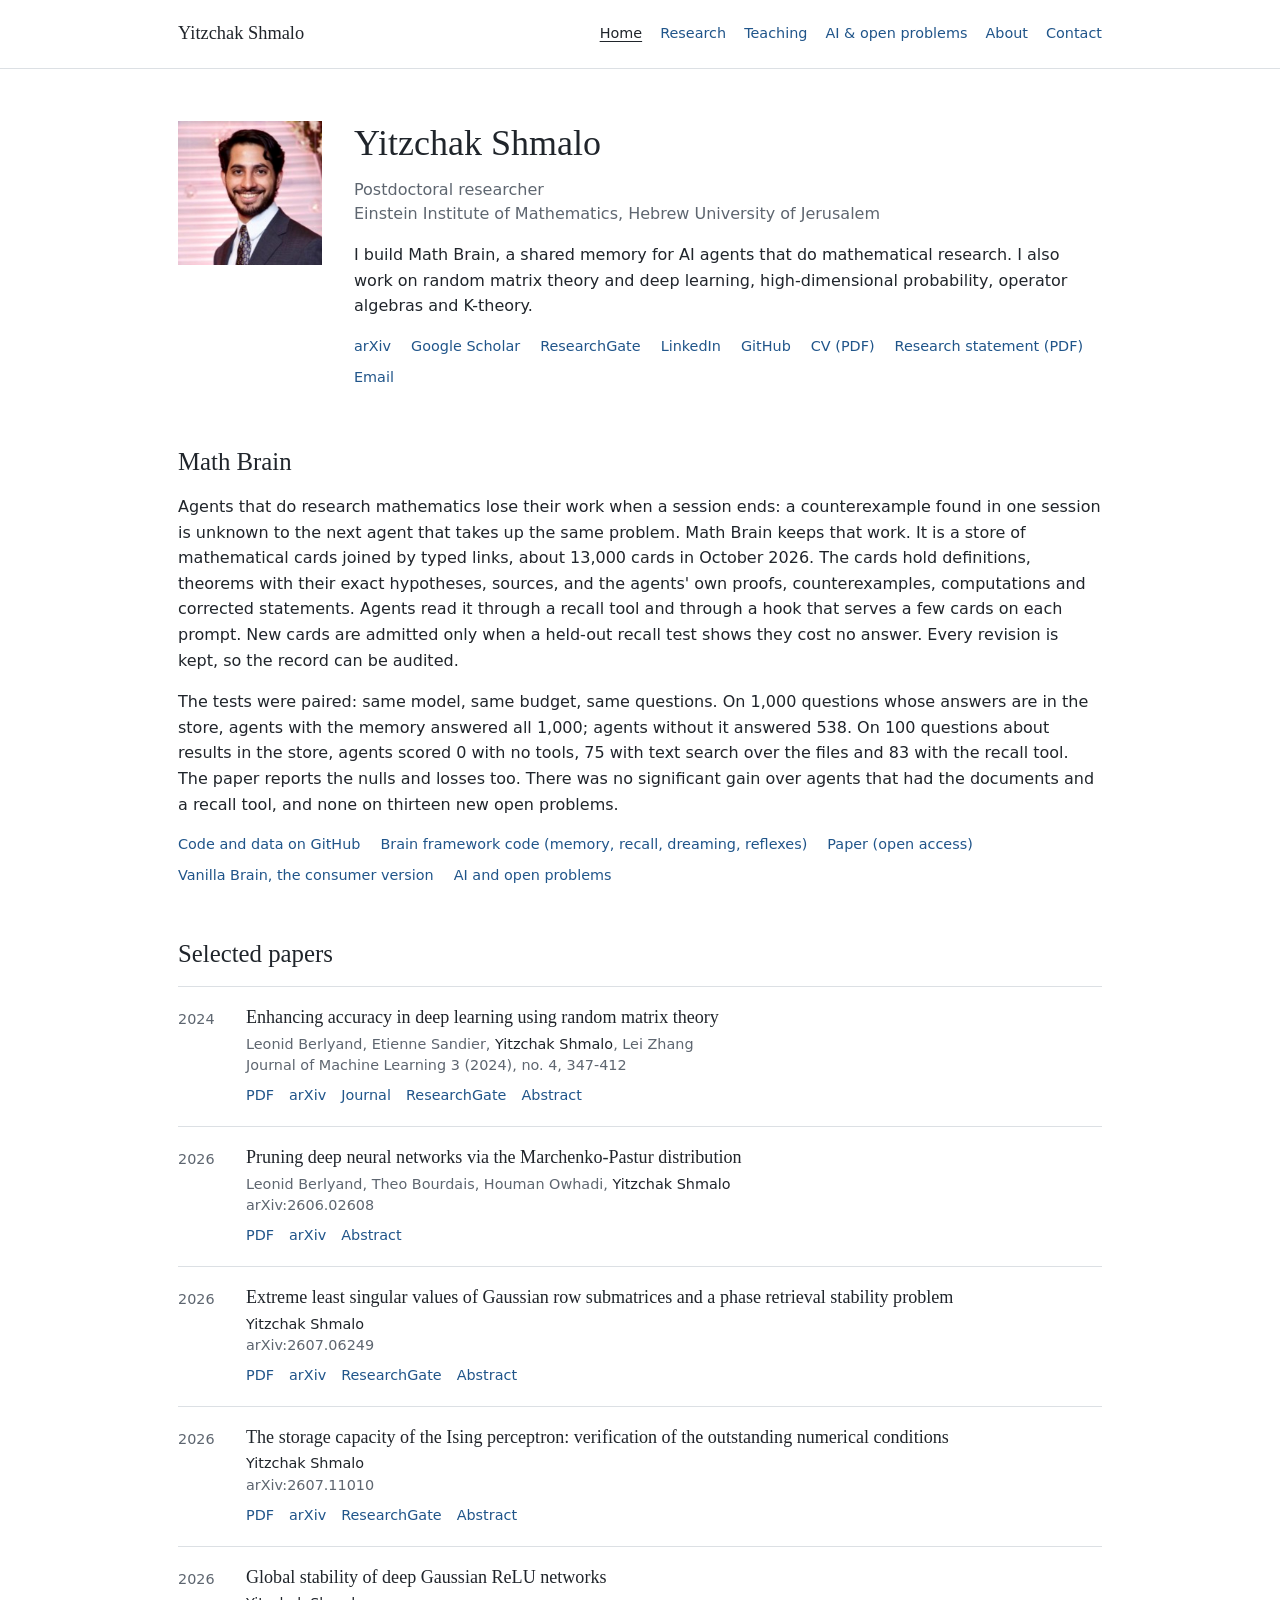
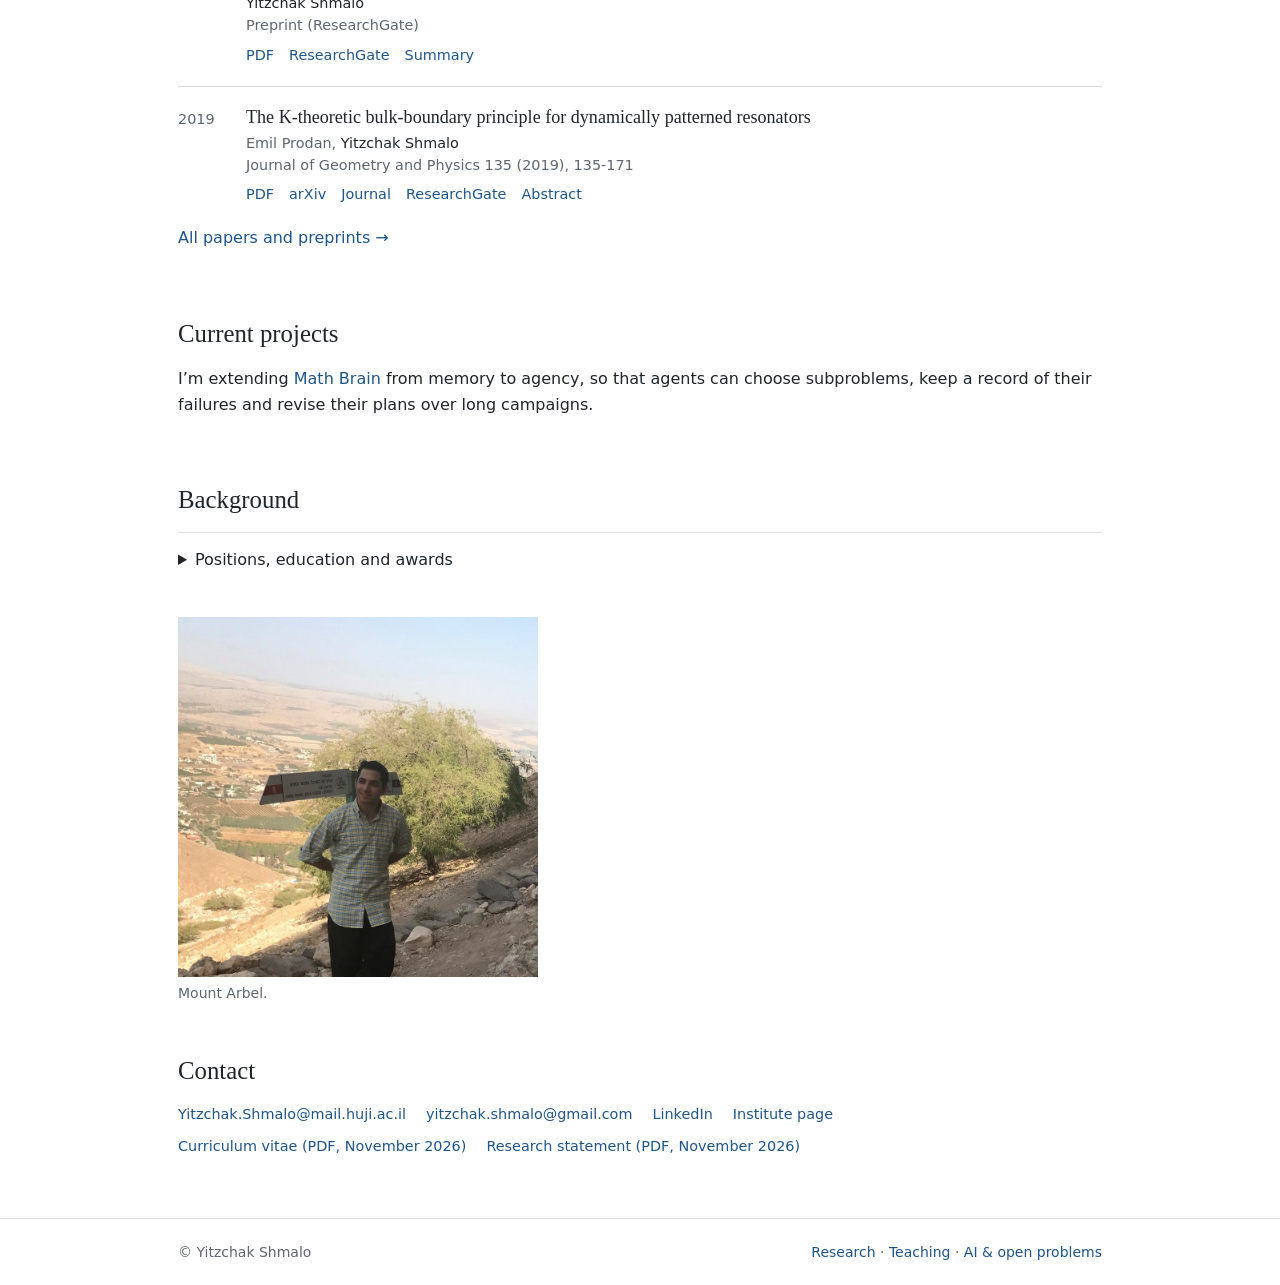
<file: index.html>
<!doctype html>
<html lang="en">
<head>
<meta charset="utf-8"/>
<meta content="width=device-width, initial-scale=1" name="viewport"/>
<title>Yitzchak Shmalo</title>
<meta content="Yitzchak Shmalo, mathematician at the Einstein Institute of Mathematics, Hebrew University of Jerusalem. Developer of Math Brain, a shared, auditable memory for AI agents doing mathematical research. Random matrix theory, deep learning and probability." name="description"/>
<meta content="Yitzchak Shmalo" property="og:title"/>
<meta content="Math Brain: shared, auditable memory for AI agents doing mathematics. Random matrices and deep learning." property="og:description"/>
<meta content="assets/portrait_square.jpg" property="og:image"/>

<link crossorigin="" href="https://fonts.gstatic.com" rel="preconnect"/>

<link href="style.css?v=20260909-clean" rel="stylesheet"/>
<link href="data:image/svg+xml,%3Csvg xmlns='http://www.w3.org/2000/svg' viewBox='0 0 64 64'%3E%3Ccircle cx='32' cy='32' r='30' fill='%23101623'/%3E%3Ccircle cx='24' cy='36' r='5' fill='%23f7f4ee'/%3E%3Ccircle cx='34' cy='30' r='5' fill='%23f7f4ee'/%3E%3Ccircle cx='50' cy='22' r='5' fill='%23e0a24a'/%3E%3C/svg%3E" rel="icon"/>
</head>
<body>
<nav class="nav"><div class="wrap">
<a class="brand" href="index.html">Yitzchak Shmalo</a>
<ul>
<li><a aria-current="page" href="index.html">Home</a></li>
<li><a href="research.html">Research</a></li>
<li><a href="teaching.html">Teaching</a></li>
<li><a href="ai.html">AI &amp; open problems</a></li>
<li><a href="#about">About</a></li>
<li><a href="#contact">Contact</a></li>
</ul>
</div></nav>
<main>

<header class="profile wrap">
  <img class="headshot" src="assets/portrait.jpg" alt="Yitzchak Shmalo" width="144" height="144">
  <div><h1>Yitzchak Shmalo</h1>
  <p class="position">Postdoctoral researcher<br>Einstein Institute of Mathematics, Hebrew University of Jerusalem</p>
  <p>I build Math Brain, a shared memory for AI agents that do mathematical research. I also work on random matrix theory and deep learning, high-dimensional probability, operator algebras and K-theory.</p>
  <ul class="links">
<li><a href="https://arxiv.org/search/?searchtype=author&amp;query=Shmalo%2C+Yitzchak" rel="noopener" target="_blank">arXiv</a></li>
<li><a href="https://scholar.google.com/citations?user=wV2TqwsAAAAJ" rel="noopener" target="_blank">Google Scholar</a></li>
<li><a href="https://www.researchgate.net/profile/Yitzchak-Shmalo-2" rel="noopener" target="_blank">ResearchGate</a></li>
<li><a href="https://www.linkedin.com/in/yshmalo/" rel="noopener" target="_blank">LinkedIn</a></li>
<li><a href="https://github.com/yspennstate" rel="noopener" target="_blank">GitHub</a></li>
<li><a href="cv/Shmalo_CV.pdf">CV (PDF)</a></li>
<li><a href="cv/Shmalo_research_statement.pdf">Research statement (PDF)</a></li>
<li><a href="mailto:Yitzchak.Shmalo@mail.huji.ac.il">Email</a></li>
</ul></div>
</header>
<section class="section wrap" id="math-brain">
  <h2>Math Brain</h2>
  <p>Agents that do research mathematics lose their work when a session ends: a counterexample found in one session is unknown to the next agent that takes up the same problem. Math Brain keeps that work. It is a store of mathematical cards joined by typed links, about 13,000 cards in October 2026. The cards hold definitions, theorems with their exact hypotheses, sources, and the agents' own proofs, counterexamples, computations and corrected statements. Agents read it through a recall tool and through a hook that serves a few cards on each prompt. New cards are admitted only when a held-out recall test shows they cost no answer. Every revision is kept, so the record can be audited.</p>
  <p>The tests were paired: same model, same budget, same questions. On 1,000 questions whose answers are in the store, agents with the memory answered all 1,000; agents without it answered 538. On 100 questions about results in the store, agents scored 0 with no tools, 75 with text search over the files and 83 with the recall tool. The paper reports the nulls and losses too. There was no significant gain over agents that had the documents and a recall tool, and none on thirteen new open problems.</p>
  <ul class="links">
<li><a href="https://github.com/yspennstate/math-brain-public" rel="noopener" target="_blank">Code and data on GitHub</a></li>
<li><a href="https://github.com/yspennstate/brain-framework-public" rel="noopener" target="_blank">Brain framework code (memory, recall, dreaming, reflexes)</a></li>
<li><a href="https://github.com/yspennstate/math-brain-public/tree/main/papers/math-brain-2026-10-24" rel="noopener" target="_blank">Paper (open access)</a></li>
<li><a href="https://vanillabrain.ai" rel="noopener" target="_blank">Vanilla Brain, the consumer version</a></li>
<li><a href="ai.html">AI and open problems</a></li>
</ul>
</section>
<section class="section wrap">
  <h2>Selected papers</h2>
  <div id="featured" data-ids="2310.03165,2606.02608,2607.06249,2607.11010,relu-stability,1805.10629"></div>
  <p><a href="research.html">All papers and preprints →</a></p>
</section>
<section class="section wrap" id="current">
  <h2>Current projects</h2>
  <p>I’m extending <a href="#math-brain">Math Brain</a> from memory to agency, so that agents can choose subproblems, keep a record of their failures and revise their plans over long campaigns.</p>
</section>
<section class="section wrap" id="about">
  <h2>Background</h2>
  <details><summary>Positions, education and awards</summary><div class="wrap two-col">
<div>
<div class="eyebrow">About</div>
<h2>Positions and education</h2>
<ul class="timeline">
<li><span class="when">now</span><span class="what"><b>Postdoctoral researcher</b>, Einstein Institute of Mathematics, The Hebrew University of Jerusalem<span class="small">Mathematical foundations of AI, random matrix theory, operator algebras and K-theory.</span></span></li>
<li><span class="when">2019–2025</span><span class="what"><b>Ph.D. in Mathematics</b>, Pennsylvania State University<span class="small">Advisor: Leonid Berlyand. Dissertation: <a download="" href="papers/shmalo_dissertation_2025.pdf"><i>Applications of Random Matrix Theory to Deep Learning</i></a>. Teaching excellence recognition, 2022.</span></span></li>
<li><span class="when">summer 2024</span><span class="what"><b>Research intern</b>, NASA Jet Propulsion Laboratory, Pasadena<span class="small">Neural emulators of radiative-transfer models for imaging spectroscopy (EMIT, AVIRIS), with random-matrix pruning and regularization.</span></span></li>
<li><span class="when">2017–2019</span><span class="what"><b>M.A. in Mathematics</b> and graduate instructor, Yeshiva University<span class="small">Advisor: Marian Gidea. Thesis on combinatorial detection of fixed points, periodic orbits and symbolic dynamics. Research with Emil Prodan on K-theory and topological resonators.</span></span></li>
<li><span class="when">2016</span><span class="what"><b>B.A. in Philosophy and Mathematics</b>, magna cum laude, Yeshiva University<span class="small">Advisor: Antonella Marini. Thesis: <i>Proofs of the Cantor–Bernstein Theorem</i>.</span></span></li>
</ul>
</div>
<div>
<div class="eyebrow">Awards</div>
<ul class="timeline">
<li><span class="when">2022</span><span class="what">Teaching Excellence Recognition, Penn State</span></li>
<li><span class="when">2020</span><span class="what">Troxell Scholarship in Mathematics, Penn State</span></li>
<li><span class="when">2019</span><span class="what">Pettit Scholarship in Science, Penn State</span></li>
<li><span class="when">2017</span><span class="what">Teaching Excellence, Yeshiva University</span></li>
<li><span class="when">2016</span><span class="what">Joseph Gunner Memorial Award for Excellence in Mathematics; George and Bertha Fisch Award for Excellence in the Study of Philosophy, Yeshiva University</span></li>
</ul>
<div class="eyebrow" style="margin-top:32px">Code and data</div>
<ul class="timeline" id="code-list"></ul>
</div>
</div></details>
  <figure class="personal-photo"><img src="assets/photo_arbel.jpg" alt="Yitzchak Shmalo on Mount Arbel" loading="lazy"><figcaption>Mount Arbel.</figcaption></figure>
</section>
<section class="section wrap" id="contact">
  <h2>Contact</h2><ul class="links">
<li><a href="mailto:Yitzchak.Shmalo@mail.huji.ac.il">Yitzchak.Shmalo@mail.huji.ac.il</a></li>
<li><a href="mailto:yitzchak.shmalo@gmail.com">yitzchak.shmalo@gmail.com</a></li>
<li><a href="https://www.linkedin.com/in/yshmalo/" rel="noopener" target="_blank">LinkedIn</a></li>
<li><a href="https://mathematics.huji.ac.il/people/yitzchak-shmalo" rel="noopener" target="_blank">Institute page</a></li>
<li><a href="cv/Shmalo_CV.pdf">Curriculum vitae (PDF, November 2026)</a></li>
<li><a href="cv/Shmalo_research_statement.pdf">Research statement (PDF, November 2026)</a></li>
</ul>
</section>
</main>
<footer><div class="wrap">
<span>© Yitzchak Shmalo</span>
<span><a href="research.html">Research</a> · <a href="teaching.html">Teaching</a> · <a href="ai.html">AI &amp; open problems</a></span>
</div></footer>
<script src="papers.js"></script>
<script src="abstracts.js"></script>
<script src="links.js"></script>
<script src="site.js?v=20260909-clean"></script>
<!-- Cloudflare Web Analytics --><script type='module' src='https://static.cloudflareinsights.com/beacon.min.js' data-cf-beacon='{"token": "4efcf243f579423e979f897f0dd1dad7"}'></script><!-- End Cloudflare Web Analytics -->
</body>
</html>
</file>
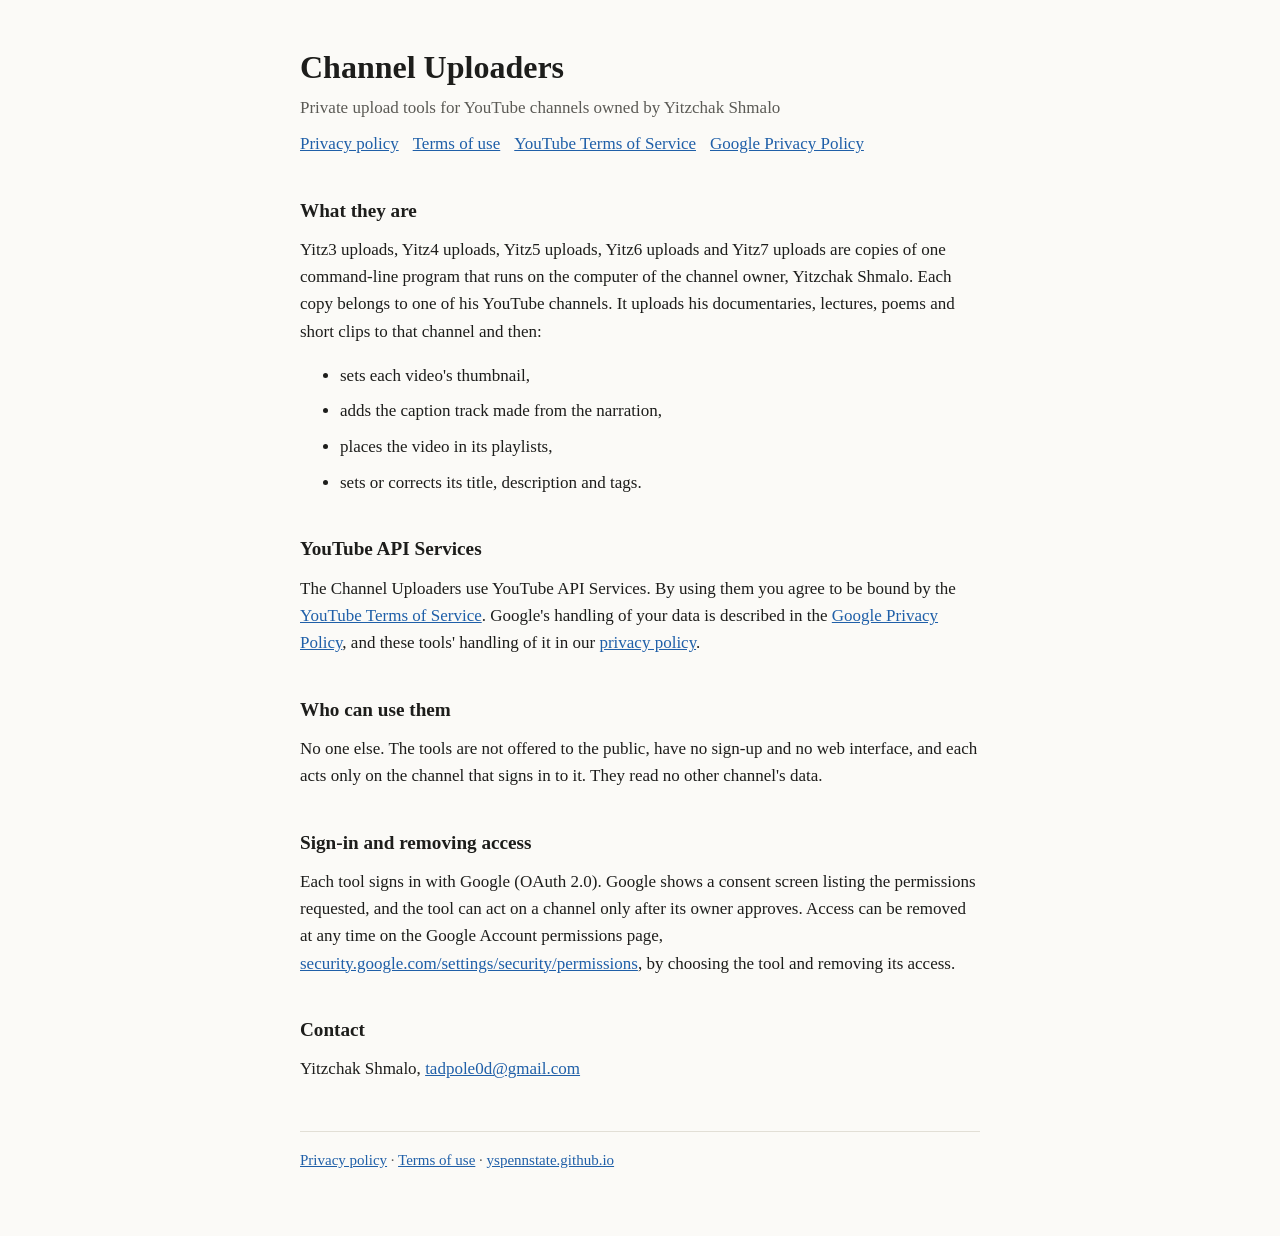
<file: channel-uploaders/index.html>
<!doctype html>
<html lang="en">
<head>
<meta charset="utf-8">
<meta name="viewport" content="width=device-width, initial-scale=1">
<meta name="robots" content="noindex">
<title>Channel Uploaders</title>
<meta name="description" content="Channel Uploaders: private upload tools for YouTube channels owned by Yitzchak Shmalo, using YouTube API Services.">
<style>
  :root { --bg:#fbfaf7; --fg:#1d1d1b; --muted:#5b5a55; --line:#e2dfd6; --link:#1f5fa8; }
  @media (prefers-color-scheme: dark) { :root { --bg:#161614; --fg:#ecebe6; --muted:#a8a69e; --line:#34332f; --link:#8ab8f0; } }
  * { box-sizing:border-box; }
  body { margin:0; background:var(--bg); color:var(--fg); font:17px/1.6 Georgia, "Times New Roman", serif; }
  main { max-width:720px; margin:0 auto; padding:48px 20px 64px; }
  h1 { font-size:2rem; line-height:1.2; margin:0 0 .25em; }
  h2 { font-size:1.2rem; margin:2em 0 .5em; }
  p, li { margin:.5em 0; }
  a { color:var(--link); }
  .sub { color:var(--muted); margin-top:0; }
  nav a { margin-right:14px; }
  footer { margin-top:48px; padding-top:16px; border-top:1px solid var(--line); color:var(--muted); font-size:15px; }
</style>
</head>
<body>
<main>
  <h1>Channel Uploaders</h1>
  <p class="sub">Private upload tools for YouTube channels owned by Yitzchak Shmalo</p>
  <nav><a href="privacy.html">Privacy policy</a><a href="terms.html">Terms of use</a><a href="https://www.youtube.com/t/terms">YouTube Terms of Service</a><a href="http://www.google.com/policies/privacy">Google Privacy Policy</a></nav>

  <h2>What they are</h2>
  <p>Yitz3 uploads, Yitz4 uploads, Yitz5 uploads, Yitz6 uploads and Yitz7 uploads are copies of one command-line program that runs on the computer of the channel owner, Yitzchak Shmalo. Each copy belongs to one of his YouTube channels. It uploads his documentaries, lectures, poems and short clips to that channel and then:</p>
  <ul>
    <li>sets each video's thumbnail,</li>
    <li>adds the caption track made from the narration,</li>
    <li>places the video in its playlists,</li>
    <li>sets or corrects its title, description and tags.</li>
  </ul>

  <h2>YouTube API Services</h2>
  <p>The Channel Uploaders use YouTube API Services. By using them you agree to be bound by the <a href="https://www.youtube.com/t/terms">YouTube Terms of Service</a>. Google's handling of your data is described in the <a href="http://www.google.com/policies/privacy">Google Privacy Policy</a>, and these tools' handling of it in our <a href="privacy.html">privacy policy</a>.</p>

  <h2>Who can use them</h2>
  <p>No one else. The tools are not offered to the public, have no sign-up and no web interface, and each acts only on the channel that signs in to it. They read no other channel's data.</p>

  <h2>Sign-in and removing access</h2>
  <p>Each tool signs in with Google (OAuth 2.0). Google shows a consent screen listing the permissions requested, and the tool can act on a channel only after its owner approves. Access can be removed at any time on the Google Account permissions page, <a href="https://security.google.com/settings/security/permissions">security.google.com/settings/security/permissions</a>, by choosing the tool and removing its access.</p>

  <h2>Contact</h2>
  <p>Yitzchak Shmalo, <a href="mailto:tadpole0d@gmail.com">tadpole0d@gmail.com</a></p>

  <footer>
    <a href="privacy.html">Privacy policy</a> · <a href="terms.html">Terms of use</a> · <a href="../">yspennstate.github.io</a>
  </footer>
</main>
</body>
</html>
</file>
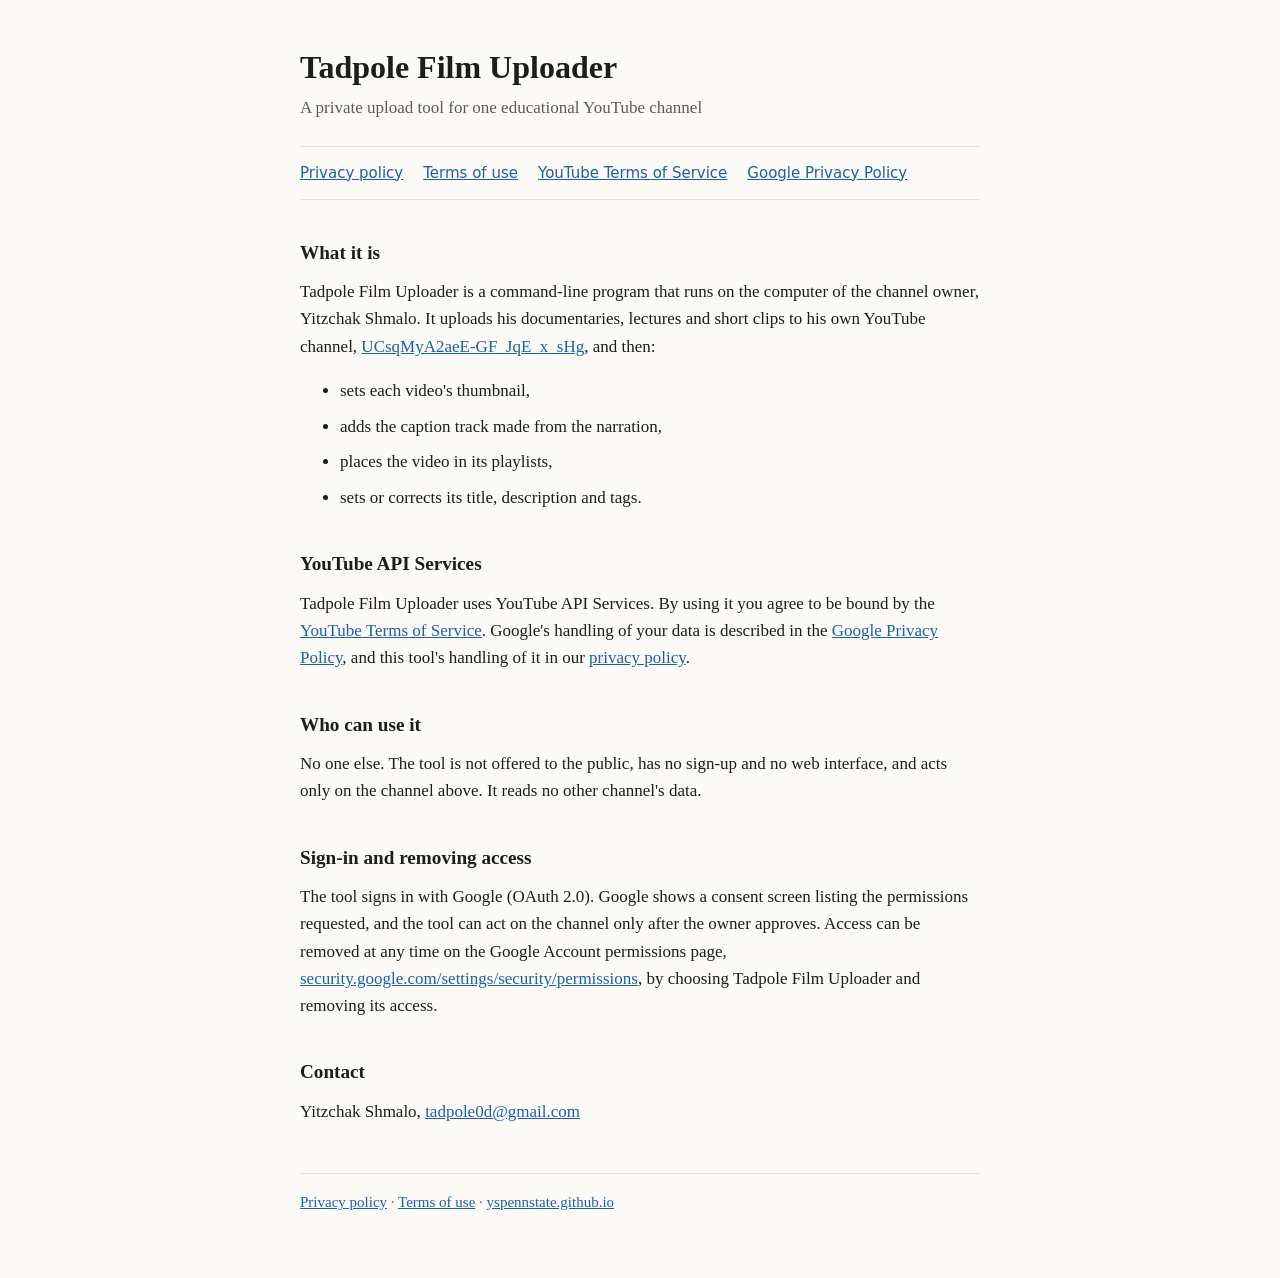
<file: film-uploader/index.html>
<!doctype html>
<html lang="en">
<head>
<meta charset="utf-8">
<meta name="viewport" content="width=device-width, initial-scale=1">
<meta name="robots" content="noindex">
<title>Tadpole Film Uploader</title>
<meta name="description" content="Tadpole Film Uploader: a private command-line tool that uploads Yitzchak Shmalo's films and lectures to his own YouTube channel using YouTube API Services.">
<style>
  :root { --bg:#fbfaf7; --fg:#1d1d1b; --muted:#5b5a55; --line:#e2dfd6; --link:#1f5fa8; }
  @media (prefers-color-scheme: dark) { :root { --bg:#161614; --fg:#ecebe6; --muted:#a8a69e; --line:#34332f; --link:#8ab8f0; } }
  * { box-sizing:border-box; }
  body { margin:0; background:var(--bg); color:var(--fg); font:17px/1.6 Georgia, "Times New Roman", serif; }
  main { max-width:720px; margin:0 auto; padding:48px 20px 64px; }
  h1 { font-size:2rem; line-height:1.2; margin:0 0 .25em; }
  h2 { font-size:1.2rem; margin:2em 0 .5em; }
  p, li { margin:.5em 0; }
  a { color:var(--link); }
  .sub { color:var(--muted); margin-top:0; }
  nav.links { display:flex; flex-wrap:wrap; gap:8px 20px; padding:14px 0; margin:24px 0; border-top:1px solid var(--line); border-bottom:1px solid var(--line); font-family:system-ui, sans-serif; font-size:15px; }
  footer { margin-top:48px; padding-top:16px; border-top:1px solid var(--line); color:var(--muted); font-size:15px; }
</style>
</head>
<body>
<main>
  <h1>Tadpole Film Uploader</h1>
  <p class="sub">A private upload tool for one educational YouTube channel</p>

  <nav class="links" aria-label="Policies">
    <a href="privacy.html">Privacy policy</a>
    <a href="terms.html">Terms of use</a>
    <a href="https://www.youtube.com/t/terms">YouTube Terms of Service</a>
    <a href="https://www.google.com/policies/privacy">Google Privacy Policy</a>
  </nav>

  <h2>What it is</h2>
  <p>Tadpole Film Uploader is a command-line program that runs on the computer of the channel owner, Yitzchak Shmalo. It uploads his documentaries, lectures and short clips to his own YouTube channel, <a href="https://www.youtube.com/channel/UCsqMyA2aeE-GF_JqE_x_sHg">UCsqMyA2aeE-GF_JqE_x_sHg</a>, and then:</p>
  <ul>
    <li>sets each video's thumbnail,</li>
    <li>adds the caption track made from the narration,</li>
    <li>places the video in its playlists,</li>
    <li>sets or corrects its title, description and tags.</li>
  </ul>

  <h2>YouTube API Services</h2>
  <p>Tadpole Film Uploader uses YouTube API Services. By using it you agree to be bound by the <a href="https://www.youtube.com/t/terms">YouTube Terms of Service</a>. Google's handling of your data is described in the <a href="https://www.google.com/policies/privacy">Google Privacy Policy</a>, and this tool's handling of it in our <a href="privacy.html">privacy policy</a>.</p>

  <h2>Who can use it</h2>
  <p>No one else. The tool is not offered to the public, has no sign-up and no web interface, and acts only on the channel above. It reads no other channel's data.</p>

  <h2>Sign-in and removing access</h2>
  <p>The tool signs in with Google (OAuth 2.0). Google shows a consent screen listing the permissions requested, and the tool can act on the channel only after the owner approves. Access can be removed at any time on the Google Account permissions page, <a href="https://security.google.com/settings/security/permissions">security.google.com/settings/security/permissions</a>, by choosing Tadpole Film Uploader and removing its access.</p>

  <h2>Contact</h2>
  <p>Yitzchak Shmalo, <a href="mailto:tadpole0d@gmail.com">tadpole0d@gmail.com</a></p>

  <footer>
    <a href="privacy.html">Privacy policy</a> · <a href="terms.html">Terms of use</a> · <a href="https://yspennstate.github.io/">yspennstate.github.io</a>
  </footer>
</main>
</body>
</html>
</file>
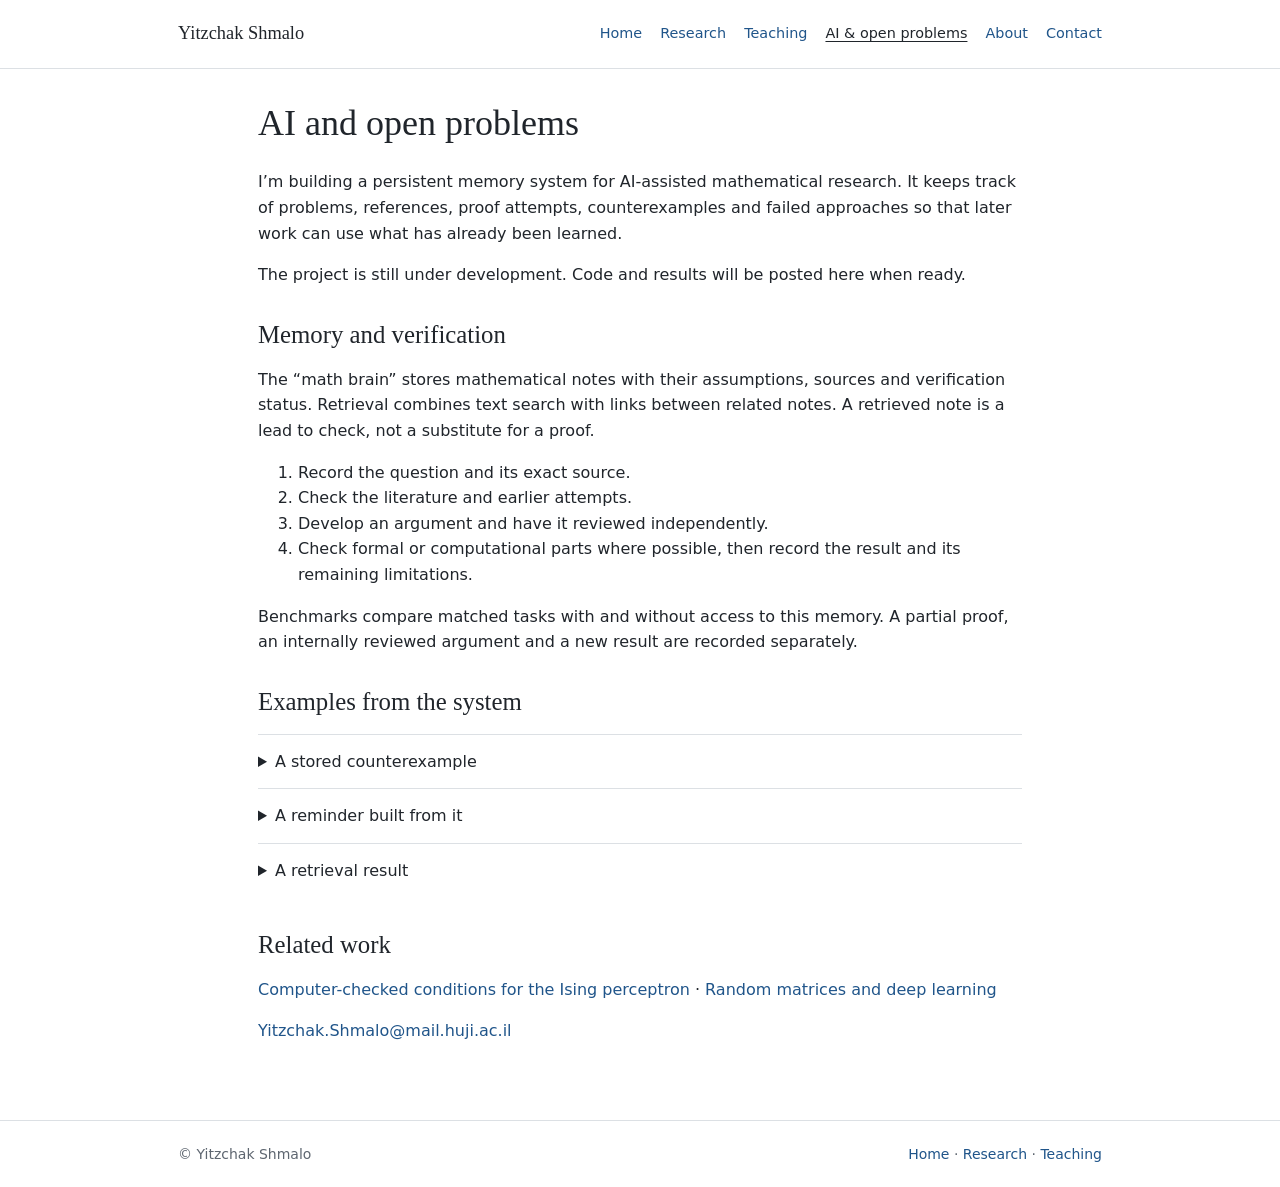
<file: ai.html>
<!doctype html>
<html lang="en">
<head>
<meta charset="utf-8"/>
<meta content="width=device-width, initial-scale=1" name="viewport"/>
<title>AI and open problems — Yitzchak Shmalo</title>
<meta content="Using AI agents with a persistent, verified mathematical memory to work on open problems. The math brain: a work in progress by Yitzchak Shmalo, to be released soon." name="description"/>

<link crossorigin="" href="https://fonts.gstatic.com" rel="preconnect"/>

<link href="style.css?v=20260909-clean" rel="stylesheet"/>
<link href="data:image/svg+xml,%3Csvg xmlns='http://www.w3.org/2000/svg' viewBox='0 0 64 64'%3E%3Ccircle cx='32' cy='32' r='30' fill='%23101623'/%3E%3Ccircle cx='24' cy='36' r='5' fill='%23f7f4ee'/%3E%3Ccircle cx='34' cy='30' r='5' fill='%23f7f4ee'/%3E%3Ccircle cx='50' cy='22' r='5' fill='%23e0a24a'/%3E%3C/svg%3E" rel="icon"/>
<style>
  .brainviz { width: 100%; height: auto; display: block; border-radius: var(--radius); border: 1px solid var(--line); background: var(--card); box-shadow: var(--shadow); }
  .ledger { width: 100%; border-collapse: collapse; font-size: .95rem; margin: 10px 0 0; }
  .ledger th, .ledger td { text-align: left; padding: 10px 12px; border-top: 1px solid var(--line); vertical-align: top; }
  .ledger th { font-family: var(--mono); font-size: .74rem; letter-spacing: .12em; text-transform: uppercase; color: var(--accent-ink); font-weight: 500; }
  .ledger tr:last-child td { border-bottom: 1px solid var(--line); }
  .tag { display: inline-block; font-family: var(--mono); font-size: .72rem; padding: 2px 8px; border-radius: 6px; border: 1px solid var(--line); color: var(--ink-2); }
  .brain-pre { font-family: var(--mono); font-size: .8rem; line-height: 1.5; white-space: pre-wrap; word-break: break-word; background: var(--paper-2); border-radius: 10px; padding: 14px 16px; margin: 0; color: var(--ink-2); overflow-x: auto; }
  .brain-pre .k { color: var(--accent-ink); }
  .brain-pre .h { color: var(--ink); font-weight: 600; }
</style>
</head>
<body>
<nav class="nav"><div class="wrap">
<a class="brand" href="index.html">Yitzchak Shmalo</a>
<ul>
<li><a href="index.html">Home</a></li>
<li><a href="research.html">Research</a></li>
<li><a href="teaching.html">Teaching</a></li>
<li><a aria-current="page" href="ai.html">AI &amp; open problems</a></li>
<li><a href="index.html#about">About</a></li>
<li><a href="index.html#contact">Contact</a></li>
</ul>
</div></nav>
<main>

<section class="section wrap prose">
  <h1>AI and open problems</h1>
  <p>I’m building a persistent memory system for AI-assisted mathematical research. It keeps track of problems, references, proof attempts, counterexamples and failed approaches so that later work can use what has already been learned.</p>
  <p>The project is still under development. Code and results will be posted here when ready.</p>
  <h2>Memory and verification</h2>
  <p>The “math brain” stores mathematical notes with their assumptions, sources and verification status. Retrieval combines text search with links between related notes. A retrieved note is a lead to check, not a substitute for a proof.</p>
  <ol>
    <li>Record the question and its exact source.</li>
    <li>Check the literature and earlier attempts.</li>
    <li>Develop an argument and have it reviewed independently.</li>
    <li>Check formal or computational parts where possible, then record the result and its remaining limitations.</li>
  </ol>
  <p>Benchmarks compare matched tasks with and without access to this memory. A partial proof, an internally reviewed argument and a new result are recorded separately.</p>
  <h2>Examples from the system</h2>
  <details><summary>A stored counterexample</summary><pre class="brain-pre"><span class="k">name:</span> proof_steps_need_derived_joint_structure
<span class="k">type:</span> feedback     <span class="k">status:</span> provisional
<span class="k">description:</span> A proof states conditional expectations
  multiply without joint independence; tower-property
  products and conditional bounds need a derived
  dependence argument.

<span class="h">FAILURE MECHANISM.</span> A proof states that conditional
expectations multiply without deriving the required
joint structure. Conditional mean zero, pairwise
information, or a bound conditioned on a different
sigma-field for each factor does not imply independence.

<span class="h">EVIDENCE.</span> In the stored martingale CLT proof the first
characteristic-function identity was false. For
independent fair signs U, W, let X1 = U and
X2 = (1+U)W: these are martingale differences. At
t = pi/2 the true characteristic function of the sum
is -i; the proposed product is zero. The standard CLT
itself is correct. 48 exact finite-tree controls are
retained with the correction.

<span class="h">PREVENTION.</span> Write the conditioning sigma-field and the
measurable factors on every step. Derive the identity
on a small dependent example first.</pre></details>
<details><summary>A reminder built from it</summary><pre class="brain-pre"><span class="h">FIRE WHEN</span> a proof states that a product of
  conditional characteristic functions equals the
  characteristic function of the sum merely because
  the increments are martingale differences; or says
  "therefore the conditional bounds multiply into a
  joint probability" with no filtration or
  independence argument.

<span class="h">DO NOT FIRE WHEN</span> independence or a conditional-
  independence structure is explicitly established,
  or the dependence step is honestly left as an
  open obligation.

<span class="h">HINT</span> judged on-domain 1 of 6 times it fired.
  A fire is a question, not a verdict.</pre></details>
<details><summary>A retrieval result</summary><pre class="brain-pre"><span class="k">&gt; recall</span> "product of conditional bounds
           negative dependence conditioning"
<span class="muted">lexical 36 seeds | graph on | semantic on</span>
1.00  audit_conditioning_does_not_imply_negative_dependence
      [VERIFIED] FIRE WHEN a proof states that
      conditioning independent coordinates on their
      sum makes them negatively dependent ...
1.00  audit_martingale_conditional_product_failure
      [VERIFIED] the proof multiplies conditional
      expectations without joint independence
0.97  proof_steps_need_derived_joint_structure
      [PROVISIONAL] ... needs a derived dependence
      argument
0.62  bernoulli_two_thirds_two_copy_density
      [PROVISIONAL] supersedes an earlier note</pre></details>
  <h2>Related work</h2>
  <p><a href="research.html#p-2607.11010">Computer-checked conditions for the Ising perceptron</a> · <a href="research.html#rmtdl">Random matrices and deep learning</a></p>
  <p><a href="mailto:Yitzchak.Shmalo@mail.huji.ac.il">Yitzchak.Shmalo@mail.huji.ac.il</a></p>
</section>
</main>
<footer><div class="wrap">
<span>© Yitzchak Shmalo</span>
<span><a href="index.html">Home</a> · <a href="research.html">Research</a> · <a href="teaching.html">Teaching</a></span>
</div></footer>

<!-- Cloudflare Web Analytics --><script type='module' src='https://static.cloudflareinsights.com/beacon.min.js' data-cf-beacon='{"token": "4efcf243f579423e979f897f0dd1dad7"}'></script><!-- End Cloudflare Web Analytics -->
</body>
</html>
</file>
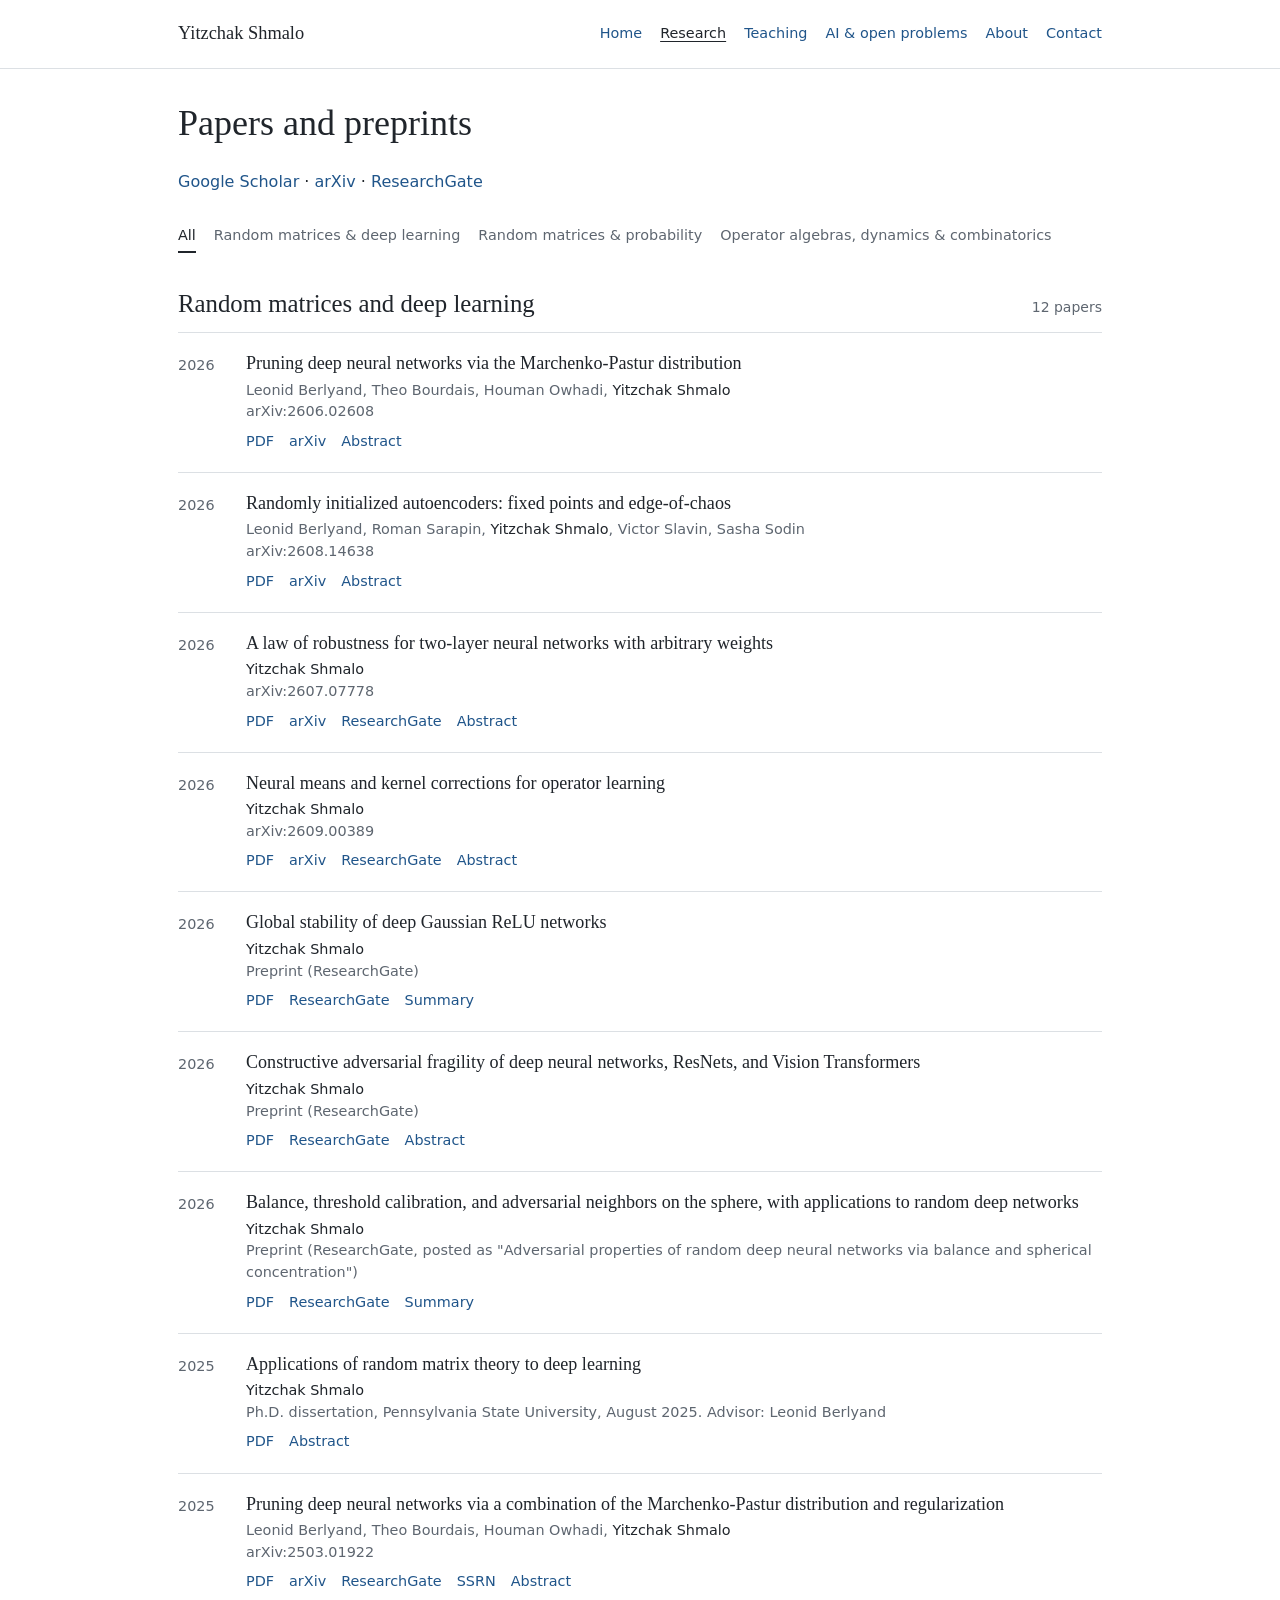
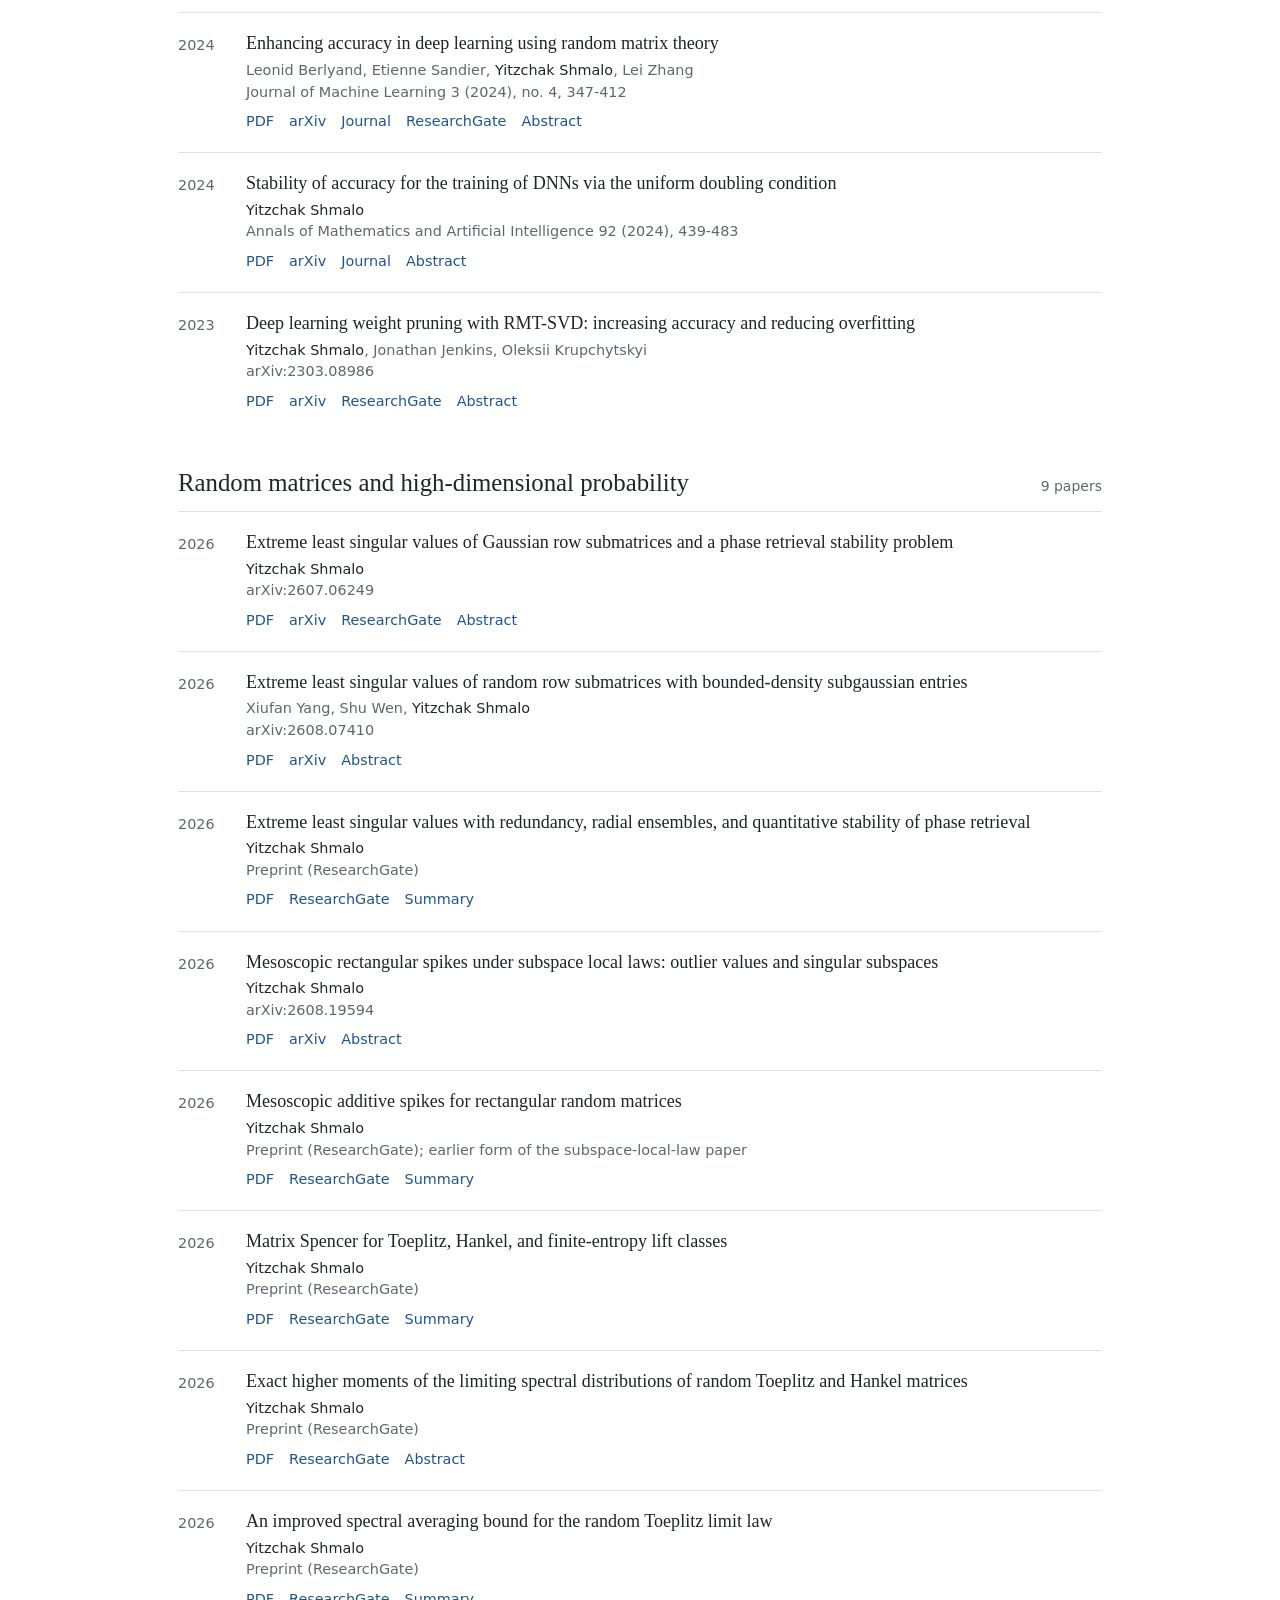
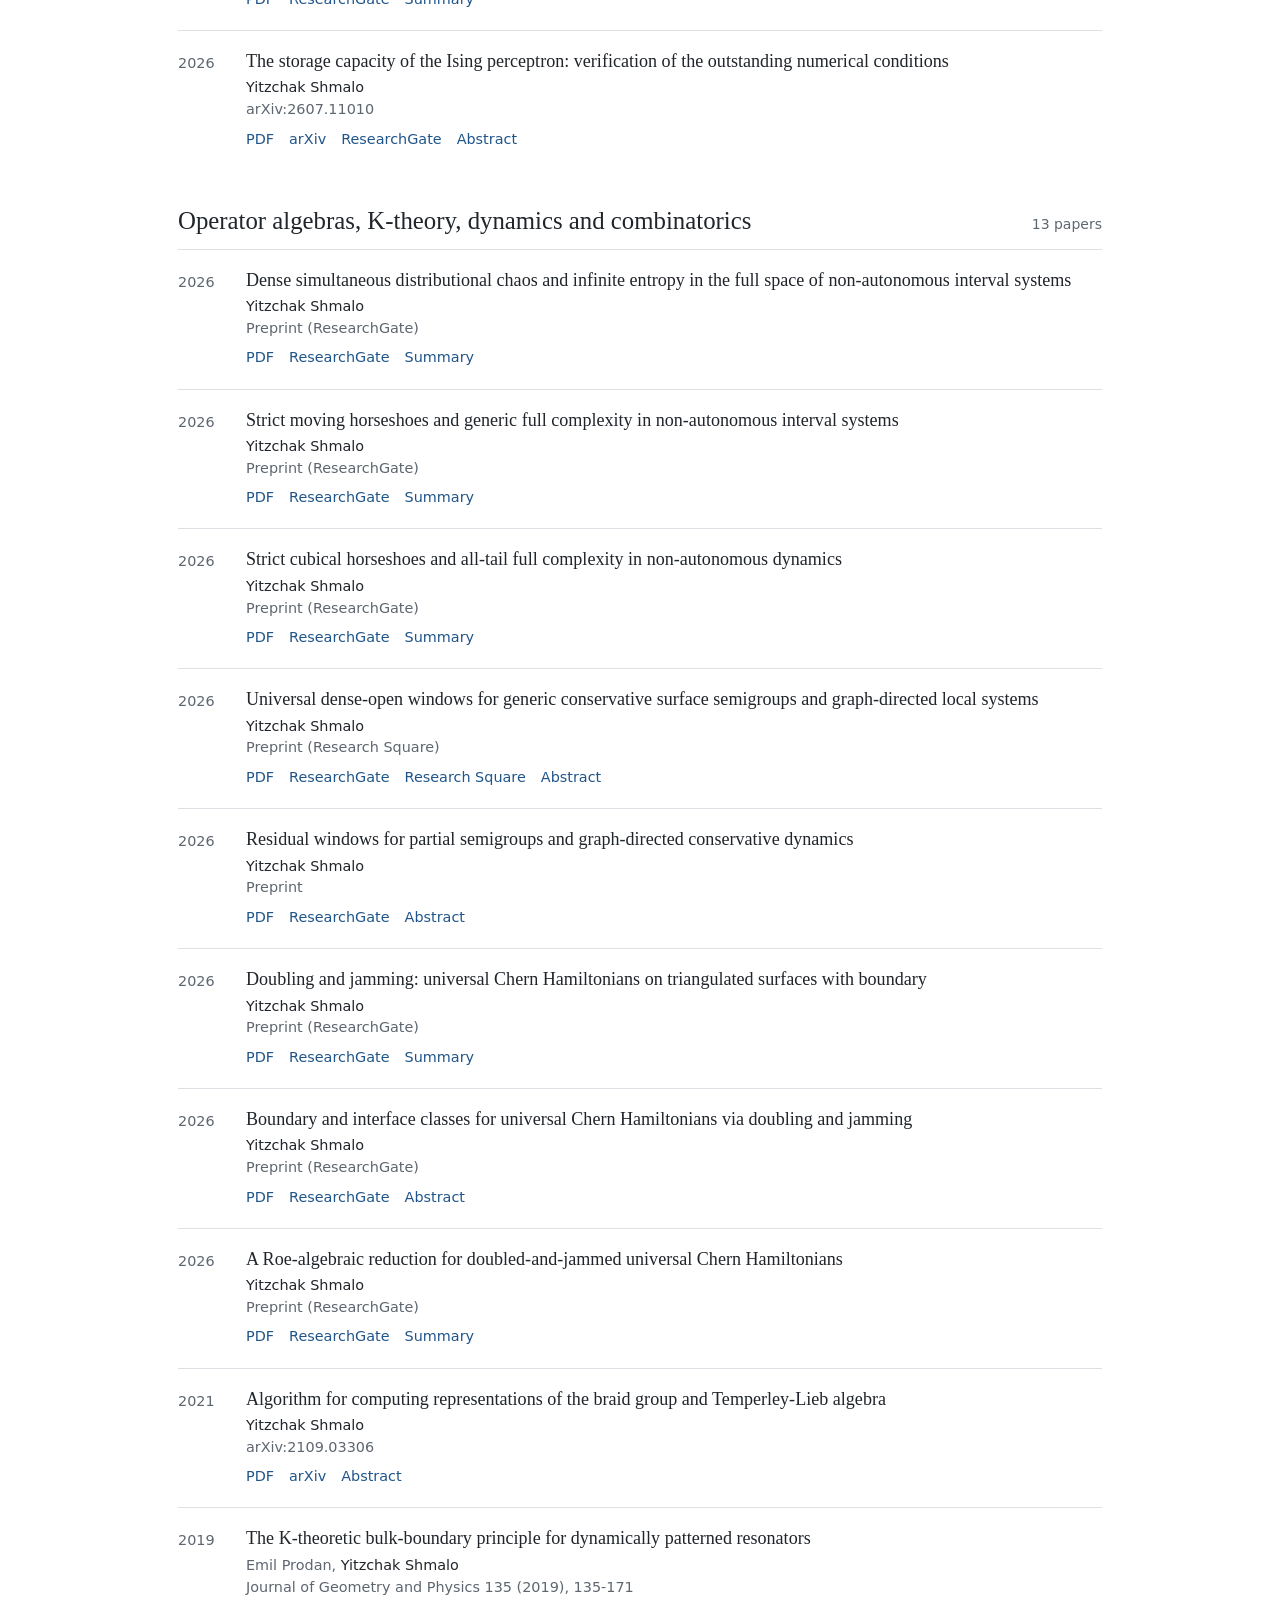
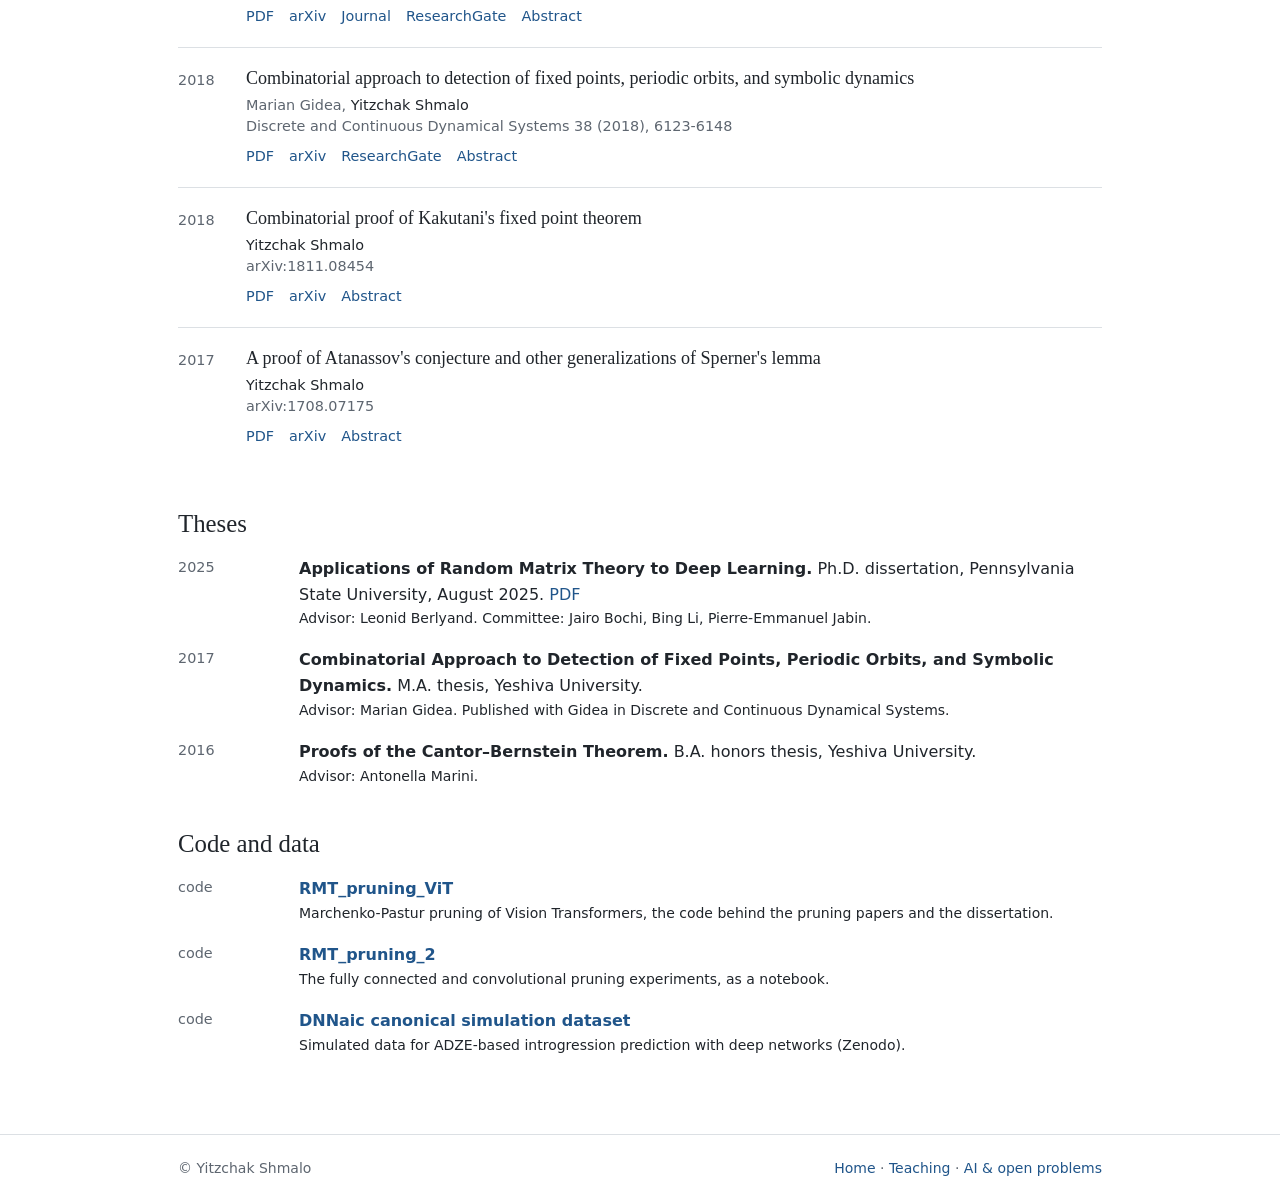
<file: research.html>
<!doctype html>
<html lang="en">
<head>
<meta charset="utf-8"/>
<meta content="width=device-width, initial-scale=1" name="viewport"/>
<title>Papers — Yitzchak Shmalo</title>
<meta content="Papers and preprints by Yitzchak Shmalo, with PDFs: random matrix theory and deep learning, high-dimensional probability, operator algebras and K-theory." name="description"/>

<link crossorigin="" href="https://fonts.gstatic.com" rel="preconnect"/>

<link href="style.css?v=20260909-clean" rel="stylesheet"/>
<link href="data:image/svg+xml,%3Csvg xmlns='http://www.w3.org/2000/svg' viewBox='0 0 64 64'%3E%3Ccircle cx='32' cy='32' r='30' fill='%23101623'/%3E%3Ccircle cx='24' cy='36' r='5' fill='%23f7f4ee'/%3E%3Ccircle cx='34' cy='30' r='5' fill='%23f7f4ee'/%3E%3Ccircle cx='50' cy='22' r='5' fill='%23e0a24a'/%3E%3C/svg%3E" rel="icon"/>
</head>
<body>
<nav class="nav"><div class="wrap">
<a class="brand" href="index.html">Yitzchak Shmalo</a>
<ul>
<li><a href="index.html">Home</a></li>
<li><a aria-current="page" href="research.html">Research</a></li>
<li><a href="teaching.html">Teaching</a></li>
<li><a href="ai.html">AI &amp; open problems</a></li>
<li><a href="index.html#about">About</a></li>
<li><a href="index.html#contact">Contact</a></li>
</ul>
</div></nav>
<main>

<section class="section wrap">
  <h1>Papers and preprints</h1>
  <p><a href="https://scholar.google.com/citations?user=wV2TqwsAAAAJ">Google Scholar</a> · <a href="https://arxiv.org/search/?searchtype=author&amp;query=Shmalo%2C+Yitzchak">arXiv</a> · <a href="https://www.researchgate.net/profile/Yitzchak-Shmalo-2">ResearchGate</a></p>
  <ul class="filters" id="filters" style="margin-top:34px">
<li><button aria-pressed="true" data-theme="all" type="button">All</button></li>
<li><button aria-pressed="false" data-theme="rmtdl" type="button">Random matrices &amp; deep learning</button></li>
<li><button aria-pressed="false" data-theme="rmt" type="button">Random matrices &amp; probability</button></li>
<li><button aria-pressed="false" data-theme="top" type="button">Operator algebras, dynamics &amp; combinatorics</button></li>
</ul><div id="research-list"></div>
  <h2 class="section-heading">Theses</h2><ul class="timeline" id="theses">
<li><span class="when">2025</span><span class="what"><b>Applications of Random Matrix Theory to Deep Learning.</b> Ph.D. dissertation, Pennsylvania State University, August 2025. <a download="" href="papers/shmalo_dissertation_2025.pdf">PDF</a><span class="small">Advisor: Leonid Berlyand. Committee: Jairo Bochi, Bing Li, Pierre-Emmanuel Jabin.</span></span></li>
<li><span class="when">2017</span><span class="what"><b>Combinatorial Approach to Detection of Fixed Points, Periodic Orbits, and Symbolic Dynamics.</b> M.A. thesis, Yeshiva University.<span class="small">Advisor: Marian Gidea. Published with Gidea in Discrete and Continuous Dynamical Systems.</span></span></li>
<li><span class="when">2016</span><span class="what"><b>Proofs of the Cantor–Bernstein Theorem.</b> B.A. honors thesis, Yeshiva University.<span class="small">Advisor: Antonella Marini.</span></span></li>
</ul>
  <h2 class="section-heading">Code and data</h2><ul class="timeline" id="code-list"></ul>
</section>
</main>
<footer><div class="wrap">
<span>© Yitzchak Shmalo</span>
<span><a href="index.html">Home</a> · <a href="teaching.html">Teaching</a> · <a href="ai.html">AI &amp; open problems</a></span>
</div></footer>
<script src="papers.js"></script>
<script src="abstracts.js"></script>
<script src="links.js"></script>
<script src="site.js?v=20260909-clean"></script>
<!-- Cloudflare Web Analytics --><script type='module' src='https://static.cloudflareinsights.com/beacon.min.js' data-cf-beacon='{"token": "4efcf243f579423e979f897f0dd1dad7"}'></script><!-- End Cloudflare Web Analytics -->
</body>
</html>
</file>
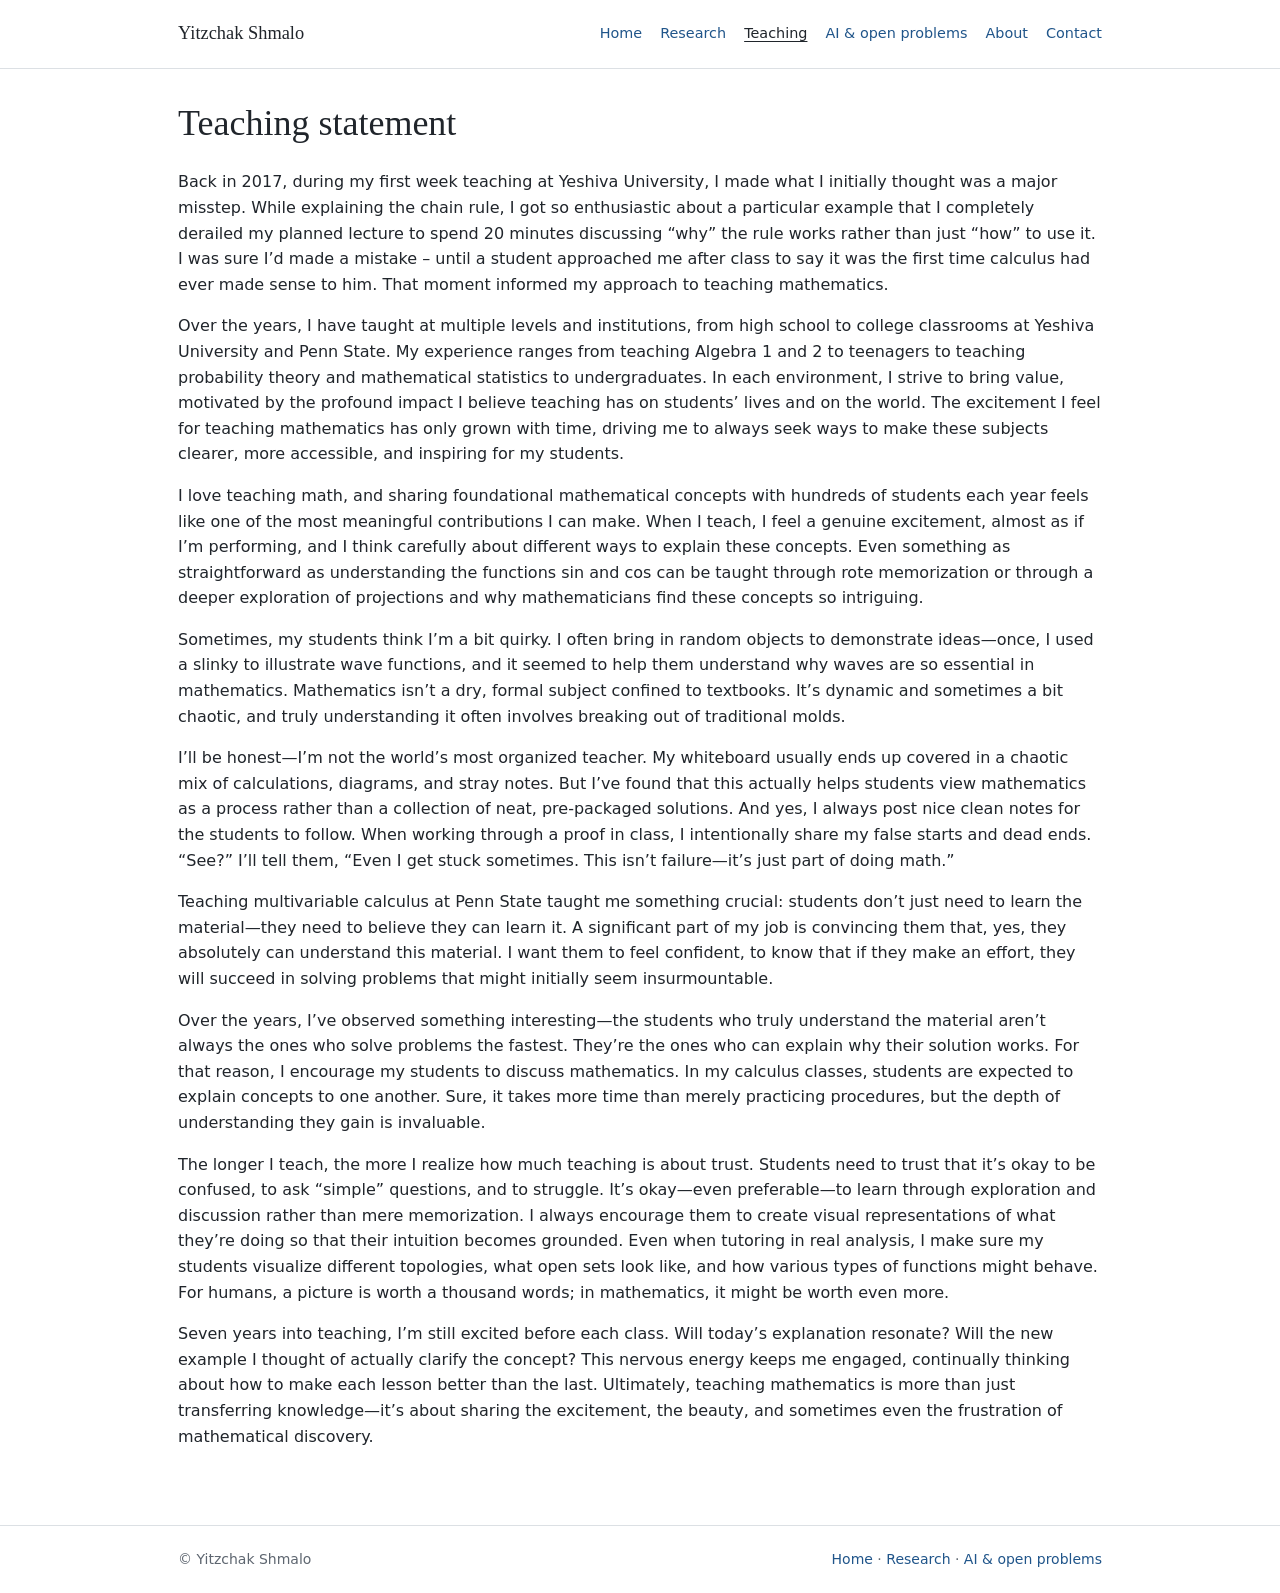
<file: teaching.html>
<!doctype html>
<html lang="en">
<head>
<meta charset="utf-8"/>
<meta content="width=device-width, initial-scale=1" name="viewport"/>
<title>Teaching — Yitzchak Shmalo</title>
<meta content="Teaching statement of Yitzchak Shmalo." name="description"/>

<link crossorigin="" href="https://fonts.gstatic.com" rel="preconnect"/>

<link href="style.css?v=20260909-clean" rel="stylesheet"/>
<link href="data:image/svg+xml,%3Csvg xmlns='http://www.w3.org/2000/svg' viewBox='0 0 64 64'%3E%3Ccircle cx='32' cy='32' r='30' fill='%23101623'/%3E%3Ccircle cx='24' cy='36' r='5' fill='%23f7f4ee'/%3E%3Ccircle cx='34' cy='30' r='5' fill='%23f7f4ee'/%3E%3Ccircle cx='50' cy='22' r='5' fill='%23e0a24a'/%3E%3C/svg%3E" rel="icon"/>
</head>
<body>
<nav class="nav"><div class="wrap">
<a class="brand" href="index.html">Yitzchak Shmalo</a>
<ul>
<li><a href="index.html">Home</a></li>
<li><a href="research.html">Research</a></li>
<li><a aria-current="page" href="teaching.html">Teaching</a></li>
<li><a href="ai.html">AI &amp; open problems</a></li>
<li><a href="index.html#about">About</a></li>
<li><a href="index.html#contact">Contact</a></li>
</ul>
</div></nav>
<main>

<section class="section wrap">
  <h1>Teaching statement</h1>
  <p>Back in 2017, during my first week teaching at Yeshiva University, I made what I initially thought was a major misstep. While explaining the chain rule, I got so enthusiastic about a particular example that I completely derailed my planned lecture to spend 20 minutes discussing “why” the rule works rather than just “how” to use it. I was sure I’d made a mistake – until a student approached me after class to say it was the first time calculus had ever made sense to him. That moment informed my approach to teaching mathematics.</p>
  <p>Over the years, I have taught at multiple levels and institutions, from high school to college classrooms at Yeshiva University and Penn State. My experience ranges from teaching Algebra 1 and 2 to teenagers to teaching probability theory and mathematical statistics to undergraduates. In each environment, I strive to bring value, motivated by the profound impact I believe teaching has on students’ lives and on the world. The excitement I feel for teaching mathematics has only grown with time, driving me to always seek ways to make these subjects clearer, more accessible, and inspiring for my students.</p>
  <p>I love teaching math, and sharing foundational mathematical concepts with hundreds of students each year feels like one of the most meaningful contributions I can make. When I teach, I feel a genuine excitement, almost as if I’m performing, and I think carefully about different ways to explain these concepts. Even something as straightforward as understanding the functions sin and cos can be taught through rote memorization or through a deeper exploration of projections and why mathematicians find these concepts so intriguing.</p>
  <p>Sometimes, my students think I’m a bit quirky. I often bring in random objects to demonstrate ideas—once, I used a slinky to illustrate wave functions, and it seemed to help them understand why waves are so essential in mathematics. Mathematics isn’t a dry, formal subject confined to textbooks. It’s dynamic and sometimes a bit chaotic, and truly understanding it often involves breaking out of traditional molds.</p>
  <p>I’ll be honest—I’m not the world’s most organized teacher. My whiteboard usually ends up covered in a chaotic mix of calculations, diagrams, and stray notes. But I’ve found that this actually helps students view mathematics as a process rather than a collection of neat, pre-packaged solutions. And yes, I always post nice clean notes for the students to follow. When working through a proof in class, I intentionally share my false starts and dead ends. “See?” I’ll tell them, “Even I get stuck sometimes. This isn’t failure—it’s just part of doing math.”</p>
  <p>Teaching multivariable calculus at Penn State taught me something crucial: students don’t just need to learn the material—they need to believe they can learn it. A significant part of my job is convincing them that, yes, they absolutely can understand this material. I want them to feel confident, to know that if they make an effort, they will succeed in solving problems that might initially seem insurmountable.</p>
  <p>Over the years, I’ve observed something interesting—the students who truly understand the material aren’t always the ones who solve problems the fastest. They’re the ones who can explain why their solution works. For that reason, I encourage my students to discuss mathematics. In my calculus classes, students are expected to explain concepts to one another. Sure, it takes more time than merely practicing procedures, but the depth of understanding they gain is invaluable.</p>
  <p>The longer I teach, the more I realize how much teaching is about trust. Students need to trust that it’s okay to be confused, to ask “simple” questions, and to struggle. It’s okay—even preferable—to learn through exploration and discussion rather than mere memorization. I always encourage them to create visual representations of what they’re doing so that their intuition becomes grounded. Even when tutoring in real analysis, I make sure my students visualize different topologies, what open sets look like, and how various types of functions might behave. For humans, a picture is worth a thousand words; in mathematics, it might be worth even more.</p>
  <p>Seven years into teaching, I’m still excited before each class. Will today’s explanation resonate? Will the new example I thought of actually clarify the concept? This nervous energy keeps me engaged, continually thinking about how to make each lesson better than the last. Ultimately, teaching mathematics is more than just transferring knowledge—it’s about sharing the excitement, the beauty, and sometimes even the frustration of mathematical discovery.</p>
</section>
</main>
<footer><div class="wrap">
<span>© Yitzchak Shmalo</span>
<span><a href="index.html">Home</a> · <a href="research.html">Research</a> · <a href="ai.html">AI &amp; open problems</a></span>
</div></footer>
<script src="papers.js"></script>
<script src="abstracts.js"></script>
<script src="links.js"></script>
<script src="site.js?v=20260909-clean"></script>
<!-- Cloudflare Web Analytics --><script type='module' src='https://static.cloudflareinsights.com/beacon.min.js' data-cf-beacon='{"token": "4efcf243f579423e979f897f0dd1dad7"}'></script><!-- End Cloudflare Web Analytics -->
</body>
</html>
</file>
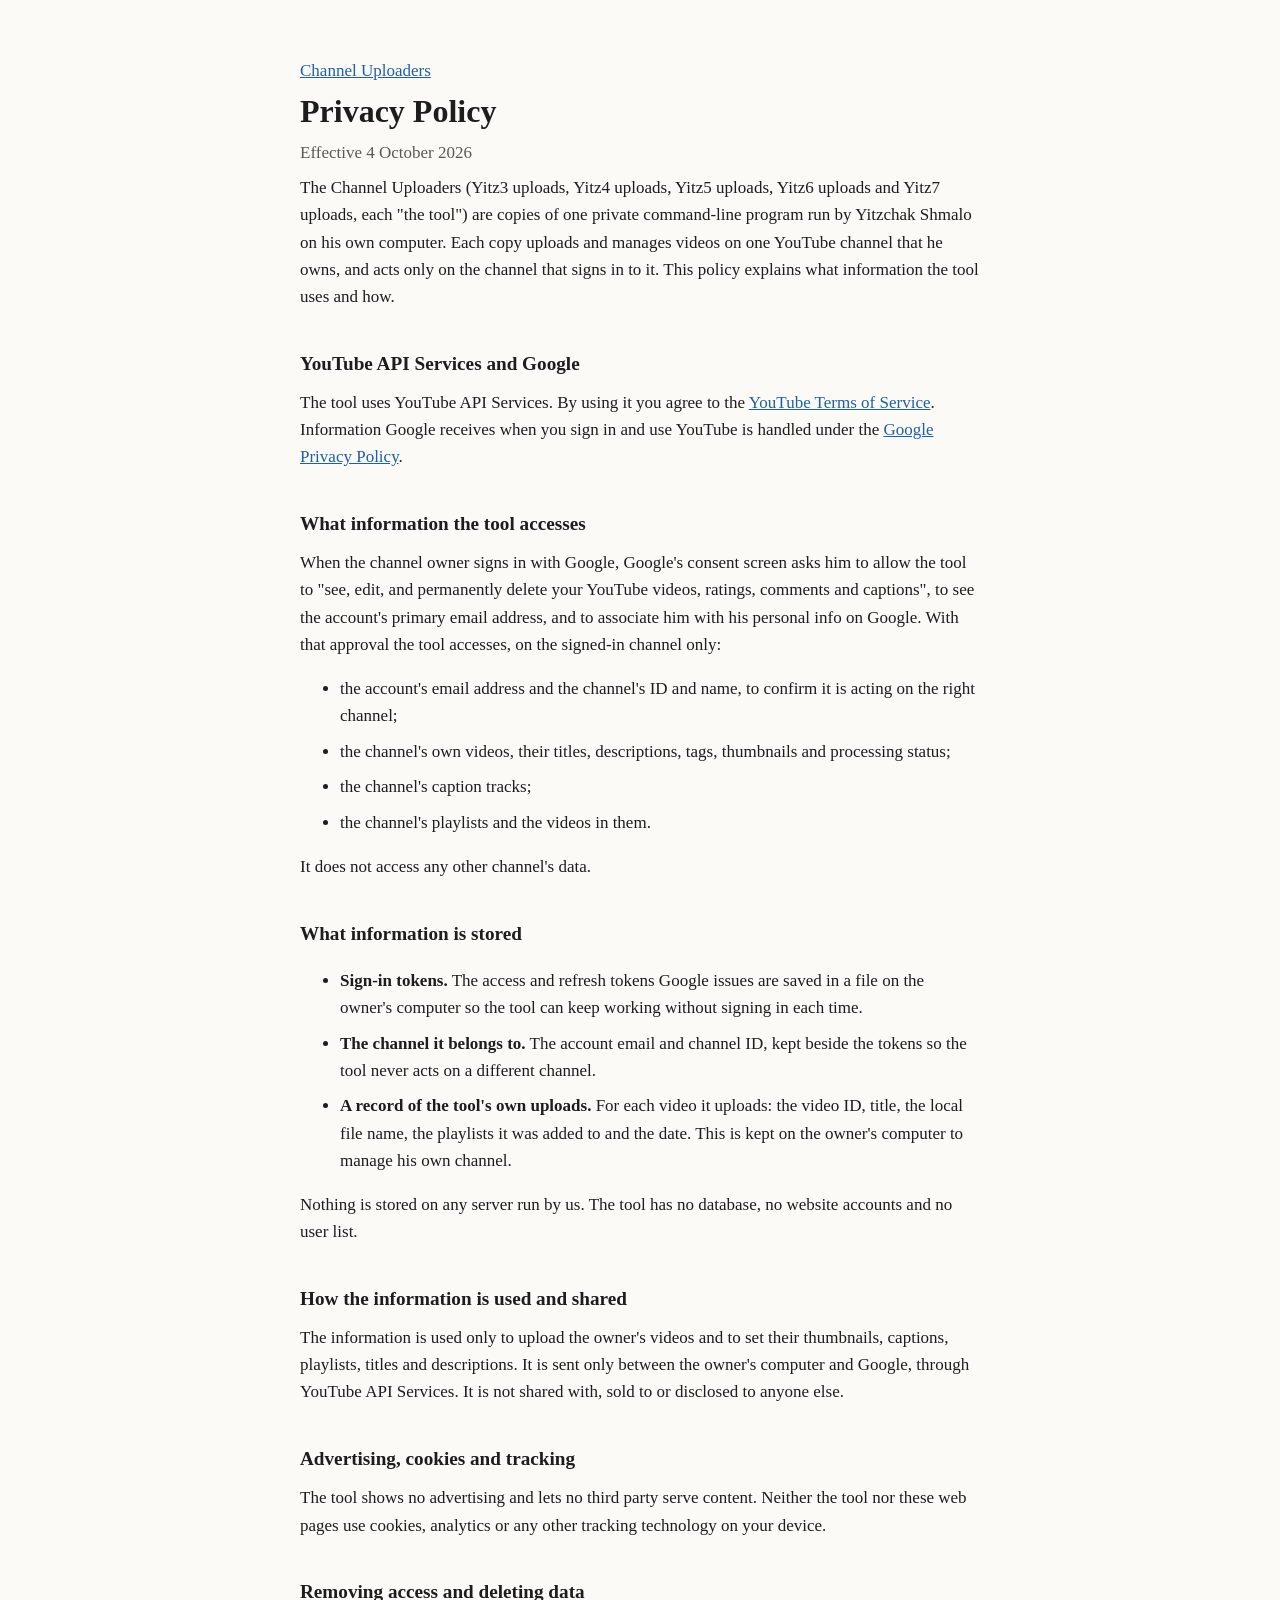
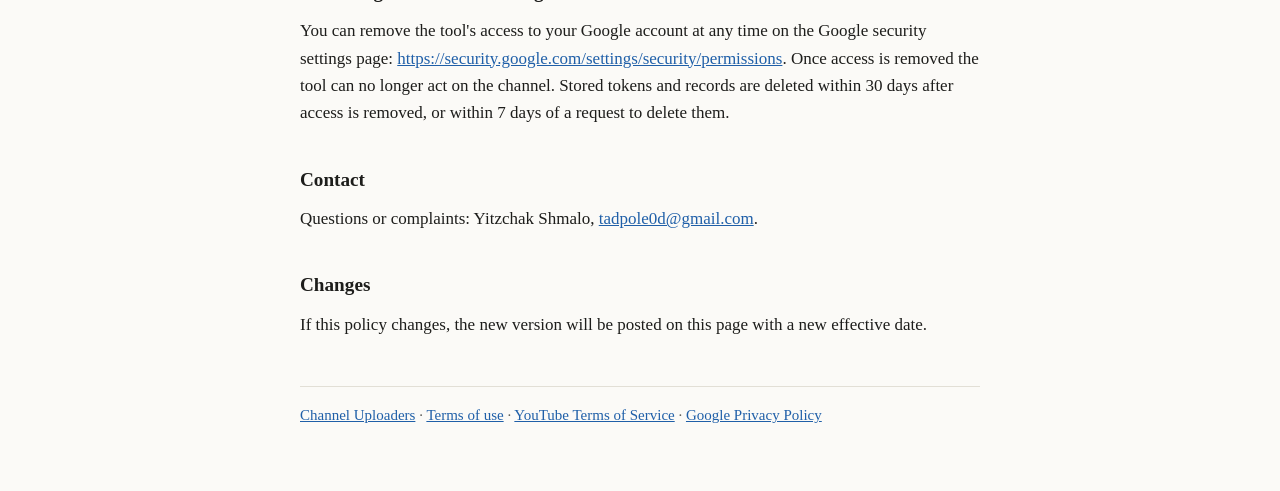
<file: channel-uploaders/privacy.html>
<!doctype html>
<html lang="en">
<head>
<meta charset="utf-8">
<meta name="viewport" content="width=device-width, initial-scale=1">
<meta name="robots" content="noindex">
<title>Privacy Policy · Channel Uploaders</title>
<meta name="description" content="Privacy policy of the Channel Uploaders, private tools that use YouTube API Services.">
<style>
  :root { --bg:#fbfaf7; --fg:#1d1d1b; --muted:#5b5a55; --line:#e2dfd6; --link:#1f5fa8; }
  @media (prefers-color-scheme: dark) { :root { --bg:#161614; --fg:#ecebe6; --muted:#a8a69e; --line:#34332f; --link:#8ab8f0; } }
  * { box-sizing:border-box; }
  body { margin:0; background:var(--bg); color:var(--fg); font:17px/1.6 Georgia, "Times New Roman", serif; }
  main { max-width:720px; margin:0 auto; padding:48px 20px 64px; }
  h1 { font-size:2rem; line-height:1.2; margin:0 0 .25em; }
  h2 { font-size:1.2rem; margin:2em 0 .5em; }
  p, li { margin:.5em 0; }
  a { color:var(--link); }
  .sub { color:var(--muted); margin-top:0; }
  footer { margin-top:48px; padding-top:16px; border-top:1px solid var(--line); color:var(--muted); font-size:15px; }
</style>
</head>
<body>
<main>
  <p><a href="./">Channel Uploaders</a></p>
  <h1>Privacy Policy</h1>
  <p class="sub">Effective 4 October 2026</p>

  <p>The Channel Uploaders (Yitz3 uploads, Yitz4 uploads, Yitz5 uploads, Yitz6 uploads and Yitz7 uploads, each "the tool") are copies of one private command-line program run by Yitzchak Shmalo on his own computer. Each copy uploads and manages videos on one YouTube channel that he owns, and acts only on the channel that signs in to it. This policy explains what information the tool uses and how.</p>

  <h2>YouTube API Services and Google</h2>
  <p>The tool uses YouTube API Services. By using it you agree to the <a href="https://www.youtube.com/t/terms">YouTube Terms of Service</a>. Information Google receives when you sign in and use YouTube is handled under the <a href="http://www.google.com/policies/privacy">Google Privacy Policy</a>.</p>

  <h2>What information the tool accesses</h2>
  <p>When the channel owner signs in with Google, Google's consent screen asks him to allow the tool to "see, edit, and permanently delete your YouTube videos, ratings, comments and captions", to see the account's primary email address, and to associate him with his personal info on Google. With that approval the tool accesses, on the signed-in channel only:</p>
  <ul>
    <li>the account's email address and the channel's ID and name, to confirm it is acting on the right channel;</li>
    <li>the channel's own videos, their titles, descriptions, tags, thumbnails and processing status;</li>
    <li>the channel's caption tracks;</li>
    <li>the channel's playlists and the videos in them.</li>
  </ul>
  <p>It does not access any other channel's data.</p>

  <h2>What information is stored</h2>
  <ul>
    <li><strong>Sign-in tokens.</strong> The access and refresh tokens Google issues are saved in a file on the owner's computer so the tool can keep working without signing in each time.</li>
    <li><strong>The channel it belongs to.</strong> The account email and channel ID, kept beside the tokens so the tool never acts on a different channel.</li>
    <li><strong>A record of the tool's own uploads.</strong> For each video it uploads: the video ID, title, the local file name, the playlists it was added to and the date. This is kept on the owner's computer to manage his own channel.</li>
  </ul>
  <p>Nothing is stored on any server run by us. The tool has no database, no website accounts and no user list.</p>

  <h2>How the information is used and shared</h2>
  <p>The information is used only to upload the owner's videos and to set their thumbnails, captions, playlists, titles and descriptions. It is sent only between the owner's computer and Google, through YouTube API Services. It is not shared with, sold to or disclosed to anyone else.</p>

  <h2>Advertising, cookies and tracking</h2>
  <p>The tool shows no advertising and lets no third party serve content. Neither the tool nor these web pages use cookies, analytics or any other tracking technology on your device.</p>

  <h2>Removing access and deleting data</h2>
  <p>You can remove the tool's access to your Google account at any time on the Google security settings page: <a href="https://security.google.com/settings/security/permissions">https://security.google.com/settings/security/permissions</a>. Once access is removed the tool can no longer act on the channel. Stored tokens and records are deleted within 30 days after access is removed, or within 7 days of a request to delete them.</p>

  <h2>Contact</h2>
  <p>Questions or complaints: Yitzchak Shmalo, <a href="mailto:tadpole0d@gmail.com">tadpole0d@gmail.com</a>.</p>

  <h2>Changes</h2>
  <p>If this policy changes, the new version will be posted on this page with a new effective date.</p>

  <footer>
    <a href="./">Channel Uploaders</a> · <a href="terms.html">Terms of use</a> · <a href="https://www.youtube.com/t/terms">YouTube Terms of Service</a> · <a href="http://www.google.com/policies/privacy">Google Privacy Policy</a>
  </footer>
</main>
</body>
</html>
</file>
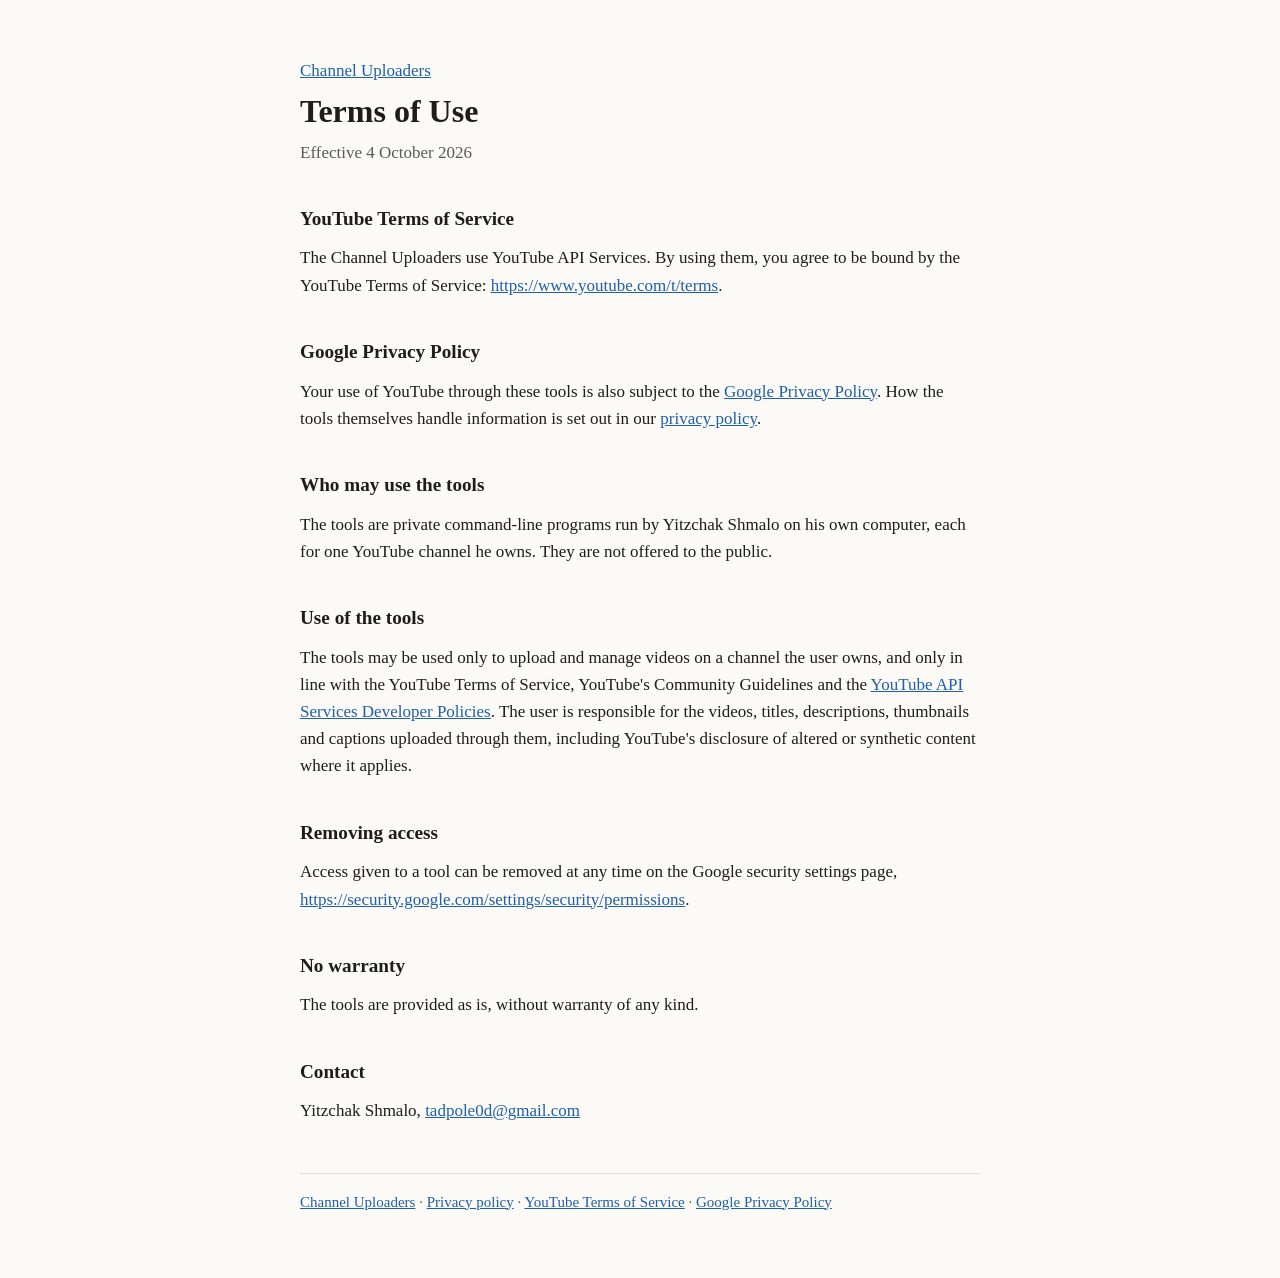
<file: channel-uploaders/terms.html>
<!doctype html>
<html lang="en">
<head>
<meta charset="utf-8">
<meta name="viewport" content="width=device-width, initial-scale=1">
<meta name="robots" content="noindex">
<title>Terms of Use · Channel Uploaders</title>
<meta name="description" content="Terms of use of the Channel Uploaders, private tools that use YouTube API Services.">
<style>
  :root { --bg:#fbfaf7; --fg:#1d1d1b; --muted:#5b5a55; --line:#e2dfd6; --link:#1f5fa8; }
  @media (prefers-color-scheme: dark) { :root { --bg:#161614; --fg:#ecebe6; --muted:#a8a69e; --line:#34332f; --link:#8ab8f0; } }
  * { box-sizing:border-box; }
  body { margin:0; background:var(--bg); color:var(--fg); font:17px/1.6 Georgia, "Times New Roman", serif; }
  main { max-width:720px; margin:0 auto; padding:48px 20px 64px; }
  h1 { font-size:2rem; line-height:1.2; margin:0 0 .25em; }
  h2 { font-size:1.2rem; margin:2em 0 .5em; }
  p, li { margin:.5em 0; }
  a { color:var(--link); }
  .sub { color:var(--muted); margin-top:0; }
  footer { margin-top:48px; padding-top:16px; border-top:1px solid var(--line); color:var(--muted); font-size:15px; }
</style>
</head>
<body>
<main>
  <p><a href="./">Channel Uploaders</a></p>
  <h1>Terms of Use</h1>
  <p class="sub">Effective 4 October 2026</p>

  <h2>YouTube Terms of Service</h2>
  <p>The Channel Uploaders use YouTube API Services. By using them, you agree to be bound by the YouTube Terms of Service: <a href="https://www.youtube.com/t/terms">https://www.youtube.com/t/terms</a>.</p>

  <h2>Google Privacy Policy</h2>
  <p>Your use of YouTube through these tools is also subject to the <a href="http://www.google.com/policies/privacy">Google Privacy Policy</a>. How the tools themselves handle information is set out in our <a href="privacy.html">privacy policy</a>.</p>

  <h2>Who may use the tools</h2>
  <p>The tools are private command-line programs run by Yitzchak Shmalo on his own computer, each for one YouTube channel he owns. They are not offered to the public.</p>

  <h2>Use of the tools</h2>
  <p>The tools may be used only to upload and manage videos on a channel the user owns, and only in line with the YouTube Terms of Service, YouTube's Community Guidelines and the <a href="https://developers.google.com/youtube/terms/developer-policies">YouTube API Services Developer Policies</a>. The user is responsible for the videos, titles, descriptions, thumbnails and captions uploaded through them, including YouTube's disclosure of altered or synthetic content where it applies.</p>

  <h2>Removing access</h2>
  <p>Access given to a tool can be removed at any time on the Google security settings page, <a href="https://security.google.com/settings/security/permissions">https://security.google.com/settings/security/permissions</a>.</p>

  <h2>No warranty</h2>
  <p>The tools are provided as is, without warranty of any kind.</p>

  <h2>Contact</h2>
  <p>Yitzchak Shmalo, <a href="mailto:tadpole0d@gmail.com">tadpole0d@gmail.com</a></p>

  <footer>
    <a href="./">Channel Uploaders</a> · <a href="privacy.html">Privacy policy</a> · <a href="https://www.youtube.com/t/terms">YouTube Terms of Service</a> · <a href="http://www.google.com/policies/privacy">Google Privacy Policy</a>
  </footer>
</main>
</body>
</html>
</file>
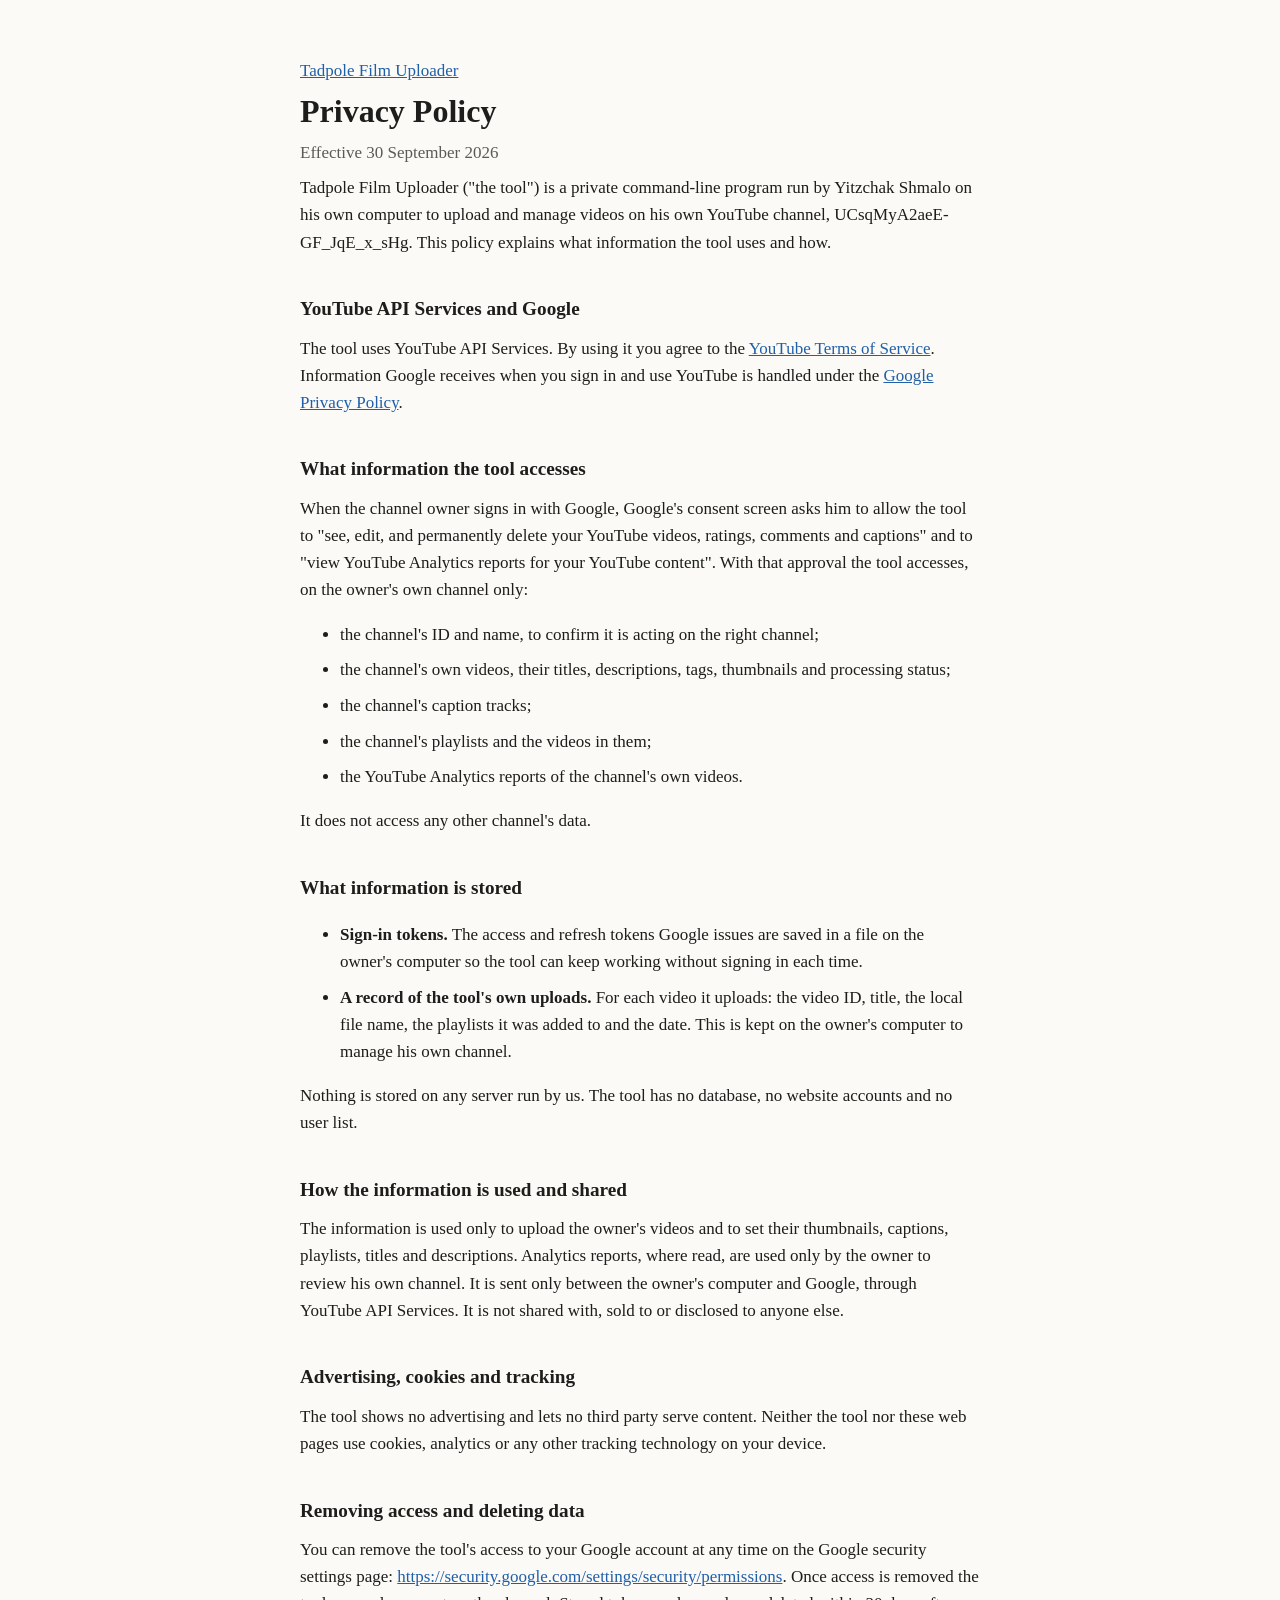
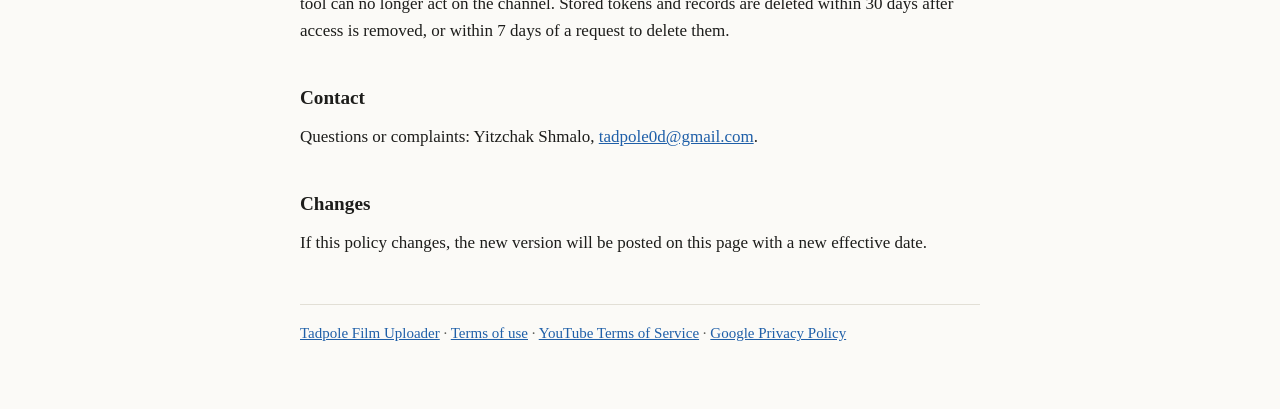
<file: film-uploader/privacy.html>
<!doctype html>
<html lang="en">
<head>
<meta charset="utf-8">
<meta name="viewport" content="width=device-width, initial-scale=1">
<meta name="robots" content="noindex">
<title>Privacy Policy · Tadpole Film Uploader</title>
<meta name="description" content="Privacy policy of Tadpole Film Uploader, a private tool that uses YouTube API Services.">
<style>
  :root { --bg:#fbfaf7; --fg:#1d1d1b; --muted:#5b5a55; --line:#e2dfd6; --link:#1f5fa8; }
  @media (prefers-color-scheme: dark) { :root { --bg:#161614; --fg:#ecebe6; --muted:#a8a69e; --line:#34332f; --link:#8ab8f0; } }
  * { box-sizing:border-box; }
  body { margin:0; background:var(--bg); color:var(--fg); font:17px/1.6 Georgia, "Times New Roman", serif; }
  main { max-width:720px; margin:0 auto; padding:48px 20px 64px; }
  h1 { font-size:2rem; line-height:1.2; margin:0 0 .25em; }
  h2 { font-size:1.2rem; margin:2em 0 .5em; }
  p, li { margin:.5em 0; }
  a { color:var(--link); }
  .sub { color:var(--muted); margin-top:0; }
  footer { margin-top:48px; padding-top:16px; border-top:1px solid var(--line); color:var(--muted); font-size:15px; }
</style>
</head>
<body>
<main>
  <p><a href="./">Tadpole Film Uploader</a></p>
  <h1>Privacy Policy</h1>
  <p class="sub">Effective 30 September 2026</p>

  <p>Tadpole Film Uploader ("the tool") is a private command-line program run by Yitzchak Shmalo on his own computer to upload and manage videos on his own YouTube channel, UCsqMyA2aeE-GF_JqE_x_sHg. This policy explains what information the tool uses and how.</p>

  <h2>YouTube API Services and Google</h2>
  <p>The tool uses YouTube API Services. By using it you agree to the <a href="https://www.youtube.com/t/terms">YouTube Terms of Service</a>. Information Google receives when you sign in and use YouTube is handled under the <a href="http://www.google.com/policies/privacy">Google Privacy Policy</a>.</p>

  <h2>What information the tool accesses</h2>
  <p>When the channel owner signs in with Google, Google's consent screen asks him to allow the tool to "see, edit, and permanently delete your YouTube videos, ratings, comments and captions" and to "view YouTube Analytics reports for your YouTube content". With that approval the tool accesses, on the owner's own channel only:</p>
  <ul>
    <li>the channel's ID and name, to confirm it is acting on the right channel;</li>
    <li>the channel's own videos, their titles, descriptions, tags, thumbnails and processing status;</li>
    <li>the channel's caption tracks;</li>
    <li>the channel's playlists and the videos in them;</li>
    <li>the YouTube Analytics reports of the channel's own videos.</li>
  </ul>
  <p>It does not access any other channel's data.</p>

  <h2>What information is stored</h2>
  <ul>
    <li><strong>Sign-in tokens.</strong> The access and refresh tokens Google issues are saved in a file on the owner's computer so the tool can keep working without signing in each time.</li>
    <li><strong>A record of the tool's own uploads.</strong> For each video it uploads: the video ID, title, the local file name, the playlists it was added to and the date. This is kept on the owner's computer to manage his own channel.</li>
  </ul>
  <p>Nothing is stored on any server run by us. The tool has no database, no website accounts and no user list.</p>

  <h2>How the information is used and shared</h2>
  <p>The information is used only to upload the owner's videos and to set their thumbnails, captions, playlists, titles and descriptions. Analytics reports, where read, are used only by the owner to review his own channel. It is sent only between the owner's computer and Google, through YouTube API Services. It is not shared with, sold to or disclosed to anyone else.</p>

  <h2>Advertising, cookies and tracking</h2>
  <p>The tool shows no advertising and lets no third party serve content. Neither the tool nor these web pages use cookies, analytics or any other tracking technology on your device.</p>

  <h2>Removing access and deleting data</h2>
  <p>You can remove the tool's access to your Google account at any time on the Google security settings page: <a href="https://security.google.com/settings/security/permissions">https://security.google.com/settings/security/permissions</a>. Once access is removed the tool can no longer act on the channel. Stored tokens and records are deleted within 30 days after access is removed, or within 7 days of a request to delete them.</p>

  <h2>Contact</h2>
  <p>Questions or complaints: Yitzchak Shmalo, <a href="mailto:tadpole0d@gmail.com">tadpole0d@gmail.com</a>.</p>

  <h2>Changes</h2>
  <p>If this policy changes, the new version will be posted on this page with a new effective date.</p>

  <footer>
    <a href="./">Tadpole Film Uploader</a> · <a href="terms.html">Terms of use</a> · <a href="https://www.youtube.com/t/terms">YouTube Terms of Service</a> · <a href="http://www.google.com/policies/privacy">Google Privacy Policy</a>
  </footer>
</main>
</body>
</html>
</file>
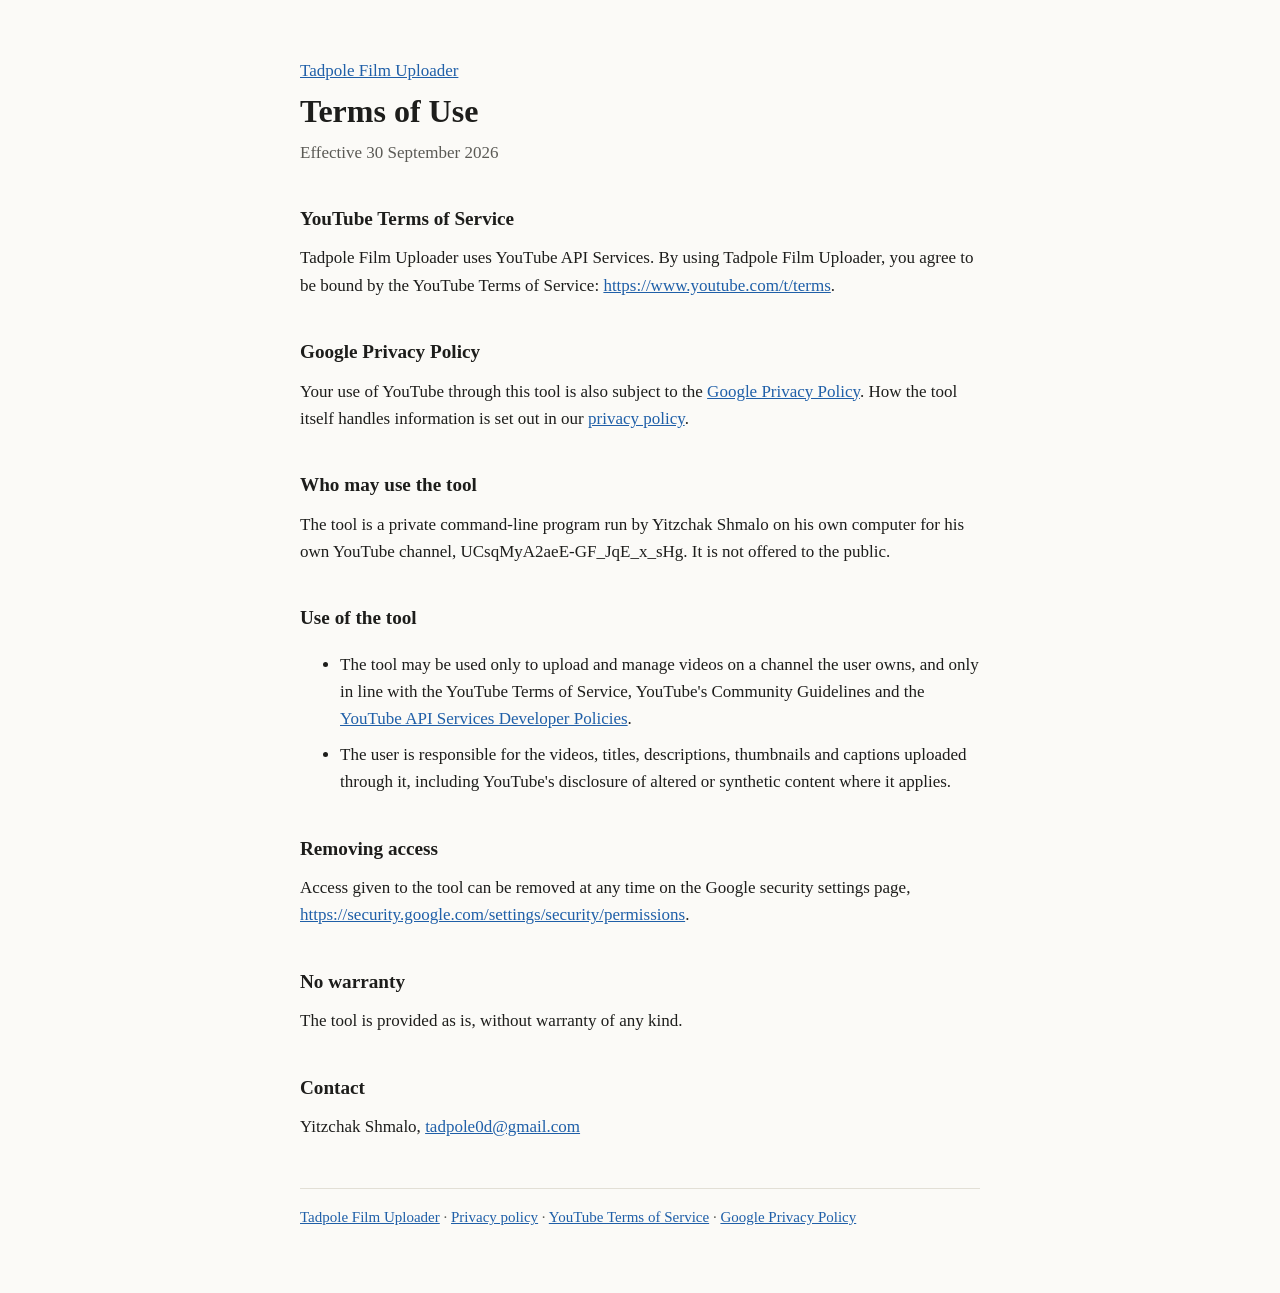
<file: film-uploader/terms.html>
<!doctype html>
<html lang="en">
<head>
<meta charset="utf-8">
<meta name="viewport" content="width=device-width, initial-scale=1">
<meta name="robots" content="noindex">
<title>Terms of Use · Tadpole Film Uploader</title>
<meta name="description" content="Terms of use of Tadpole Film Uploader, a private tool that uses YouTube API Services.">
<style>
  :root { --bg:#fbfaf7; --fg:#1d1d1b; --muted:#5b5a55; --line:#e2dfd6; --link:#1f5fa8; }
  @media (prefers-color-scheme: dark) { :root { --bg:#161614; --fg:#ecebe6; --muted:#a8a69e; --line:#34332f; --link:#8ab8f0; } }
  * { box-sizing:border-box; }
  body { margin:0; background:var(--bg); color:var(--fg); font:17px/1.6 Georgia, "Times New Roman", serif; }
  main { max-width:720px; margin:0 auto; padding:48px 20px 64px; }
  h1 { font-size:2rem; line-height:1.2; margin:0 0 .25em; }
  h2 { font-size:1.2rem; margin:2em 0 .5em; }
  p, li { margin:.5em 0; }
  a { color:var(--link); }
  .sub { color:var(--muted); margin-top:0; }
  footer { margin-top:48px; padding-top:16px; border-top:1px solid var(--line); color:var(--muted); font-size:15px; }
</style>
</head>
<body>
<main>
  <p><a href="./">Tadpole Film Uploader</a></p>
  <h1>Terms of Use</h1>
  <p class="sub">Effective 30 September 2026</p>

  <h2>YouTube Terms of Service</h2>
  <p>Tadpole Film Uploader uses YouTube API Services. By using Tadpole Film Uploader, you agree to be bound by the YouTube Terms of Service: <a href="https://www.youtube.com/t/terms">https://www.youtube.com/t/terms</a>.</p>

  <h2>Google Privacy Policy</h2>
  <p>Your use of YouTube through this tool is also subject to the <a href="http://www.google.com/policies/privacy">Google Privacy Policy</a>. How the tool itself handles information is set out in our <a href="privacy.html">privacy policy</a>.</p>

  <h2>Who may use the tool</h2>
  <p>The tool is a private command-line program run by Yitzchak Shmalo on his own computer for his own YouTube channel, UCsqMyA2aeE-GF_JqE_x_sHg. It is not offered to the public.</p>

  <h2>Use of the tool</h2>
  <ul>
    <li>The tool may be used only to upload and manage videos on a channel the user owns, and only in line with the YouTube Terms of Service, YouTube's Community Guidelines and the <a href="https://developers.google.com/youtube/terms/developer-policies">YouTube API Services Developer Policies</a>.</li>
    <li>The user is responsible for the videos, titles, descriptions, thumbnails and captions uploaded through it, including YouTube's disclosure of altered or synthetic content where it applies.</li>
  </ul>

  <h2>Removing access</h2>
  <p>Access given to the tool can be removed at any time on the Google security settings page, <a href="https://security.google.com/settings/security/permissions">https://security.google.com/settings/security/permissions</a>.</p>

  <h2>No warranty</h2>
  <p>The tool is provided as is, without warranty of any kind.</p>

  <h2>Contact</h2>
  <p>Yitzchak Shmalo, <a href="mailto:tadpole0d@gmail.com">tadpole0d@gmail.com</a></p>

  <footer>
    <a href="./">Tadpole Film Uploader</a> · <a href="privacy.html">Privacy policy</a> · <a href="https://www.youtube.com/t/terms">YouTube Terms of Service</a> · <a href="http://www.google.com/policies/privacy">Google Privacy Policy</a>
  </footer>
</main>
</body>
</html>
</file>
<file: style.css>
:root{--ink:#20252b;--muted:#5e6670;--paper:#fff;--line:#dce0e4;--link:#20558a;--accent:var(--link);--accent-ink:var(--link);--ink-2:var(--ink);--serif:Georgia,'Times New Roman',serif;--sans:system-ui,-apple-system,'Segoe UI',sans-serif;color-scheme:light}
*{box-sizing:border-box}html{scroll-behavior:smooth}
body{margin:0;background:var(--paper);color:var(--ink);font:1rem/1.6 var(--sans)}
a{color:var(--link);text-decoration:none;text-underline-offset:.18em}a:hover{text-decoration:underline}
a:focus-visible,button:focus-visible,summary:focus-visible{outline:2px solid var(--link);outline-offset:4px}
h1,h2,h3{font-family:var(--serif);font-weight:normal;line-height:1.25;margin:0 0 .65em}h1{font-size:2.25rem}h2{font-size:1.55rem}h3{font-size:1.13rem}
p{margin:0 0 1em}img{max-width:100%;height:auto}.wrap{max-width:980px;margin:0 auto;padding:0 28px}
.nav{border-bottom:1px solid var(--line)}.nav .wrap{display:flex;align-items:center;justify-content:space-between;gap:24px;min-height:68px}
.brand{color:var(--ink);font-family:var(--serif);font-size:1.15rem;white-space:nowrap}
.nav ul,.links,.filters{display:flex;flex-wrap:wrap;gap:8px 20px;list-style:none;padding:0;margin:0}.nav ul{gap:6px 18px;font-size:.9rem}.nav a[aria-current=page]{color:var(--ink);text-decoration:underline}
.profile{display:grid;grid-template-columns:144px 1fr;gap:32px;padding-top:52px;padding-bottom:26px}.headshot{width:144px;height:144px;object-fit:cover}.profile h1{margin-bottom:12px}.position{color:var(--muted);line-height:1.5}
.links{font-size:.9rem}.section{padding-top:32px;padding-bottom:20px}.section-heading{margin-top:42px}.prose{max-width:820px}.prose h2{margin-top:32px}
.paper{display:grid;grid-template-columns:52px 1fr;gap:16px;padding:19px 0;border-top:1px solid var(--line)}.paper h3{margin:0 0 5px}.paper .year{font-size:.9rem;color:var(--muted);padding-top:2px}
.authors,.venue{font-size:.9rem;color:var(--muted);line-height:1.5}.authors b{font-weight:500;color:var(--ink)}
.actions{display:flex;flex-wrap:wrap;align-items:center;gap:7px 15px;margin-top:7px;font-size:.9rem}.actions a,.actions button{padding:0;border:0;border-radius:0;background:none;box-shadow:none;color:var(--link);font:inherit}.actions button{cursor:pointer}.actions button:hover{text-decoration:underline}.actions svg{display:none}
.abstract{display:none;margin-top:12px;max-width:68ch;font-size:.95rem;white-space:pre-wrap}.abstract.open{display:block}.abstract .lbl{display:none}
.theme-head{display:flex;align-items:baseline;justify-content:space-between;gap:12px;margin-top:36px;margin-bottom:12px}.theme-head h2{margin:0}
.filters{margin-top:25px!important;margin-bottom:25px;gap:8px 18px}.filters button{border:0;border-bottom:2px solid transparent;background:none;color:var(--muted);font:inherit;font-size:.9rem;padding:4px 0;cursor:pointer}.filters button[aria-pressed=true]{color:var(--ink);border-bottom-color:var(--ink)}
.timeline{list-style:none;padding:0;margin:0}.timeline li{display:grid;grid-template-columns:105px 1fr;gap:16px;margin-bottom:18px}.timeline .when{font-size:.9rem;color:var(--muted)}.timeline .small{display:block}.timeline b{font-weight:600}
.two-col{display:grid;grid-template-columns:1.3fr 1fr;gap:36px}.two-col>div{min-width:0}.small{font-size:.875rem}.muted{color:var(--muted)}.eyebrow{font-weight:600;font-size:1rem;margin:24px 0 12px}
details{border-top:1px solid var(--line);padding:14px 0}summary{cursor:pointer;font-weight:500}details[open]>summary{margin-bottom:20px}details .two-col{margin-top:16px}details h2{font-size:1.25rem}details .eyebrow:first-child{display:none}
.personal-photo{max-width:360px;margin:30px 0 0}.personal-photo img{display:block;width:100%}.personal-photo figcaption{color:var(--muted);font-size:.875rem;margin-top:5px}
.brain-pre{font:.875rem/1.5 ui-monospace,Consolas,monospace;white-space:pre-wrap;overflow-wrap:anywhere;padding:16px;background:#f5f6f7;border-left:2px solid var(--line);margin:0}.brain-pre .k,.brain-pre .h{font-weight:600}

footer{margin-top:40px;border-top:1px solid var(--line);padding:22px 0;color:var(--muted);font-size:.875rem}footer .wrap{display:flex;justify-content:space-between;gap:20px}
@media(max-width:700px){.nav .wrap{align-items:flex-start;flex-direction:column;gap:9px;padding-top:16px;padding-bottom:16px}.wrap{padding-left:20px;padding-right:20px}.profile{grid-template-columns:96px 1fr;gap:20px;padding-top:32px}.headshot{width:96px;height:96px}.profile h1{font-size:1.85rem}.profile .links{grid-column:1/-1}.paper{grid-template-columns:40px 1fr;gap:10px}.two-col,.timeline li{grid-template-columns:90px 1fr;gap:12px}.theme-head{align-items:flex-start;flex-direction:column;gap:6px}footer .wrap{flex-direction:column;gap:8px}}
@media(max-width:430px){.profile{display:block}.headshot{float:right;margin:0 0 14px 20px}.profile h1{padding-top:4px}.profile .links{clear:both}.paper{display:block}.paper .year{margin-bottom:5px}}
@media(prefers-color-scheme:dark){:root:not([data-theme=light]){--ink:#e6e7e9;--muted:#b1b7bf;--paper:#17191c;--line:#373b41;--link:#8fb8df;color-scheme:dark}.brain-pre{background:#21242a}}
:root[data-theme=dark]{--ink:#e6e7e9;--muted:#b1b7bf;--paper:#17191c;--line:#373b41;--link:#8fb8df;color-scheme:dark}
@media(prefers-reduced-motion:reduce){html{scroll-behavior:auto}}
</file>
